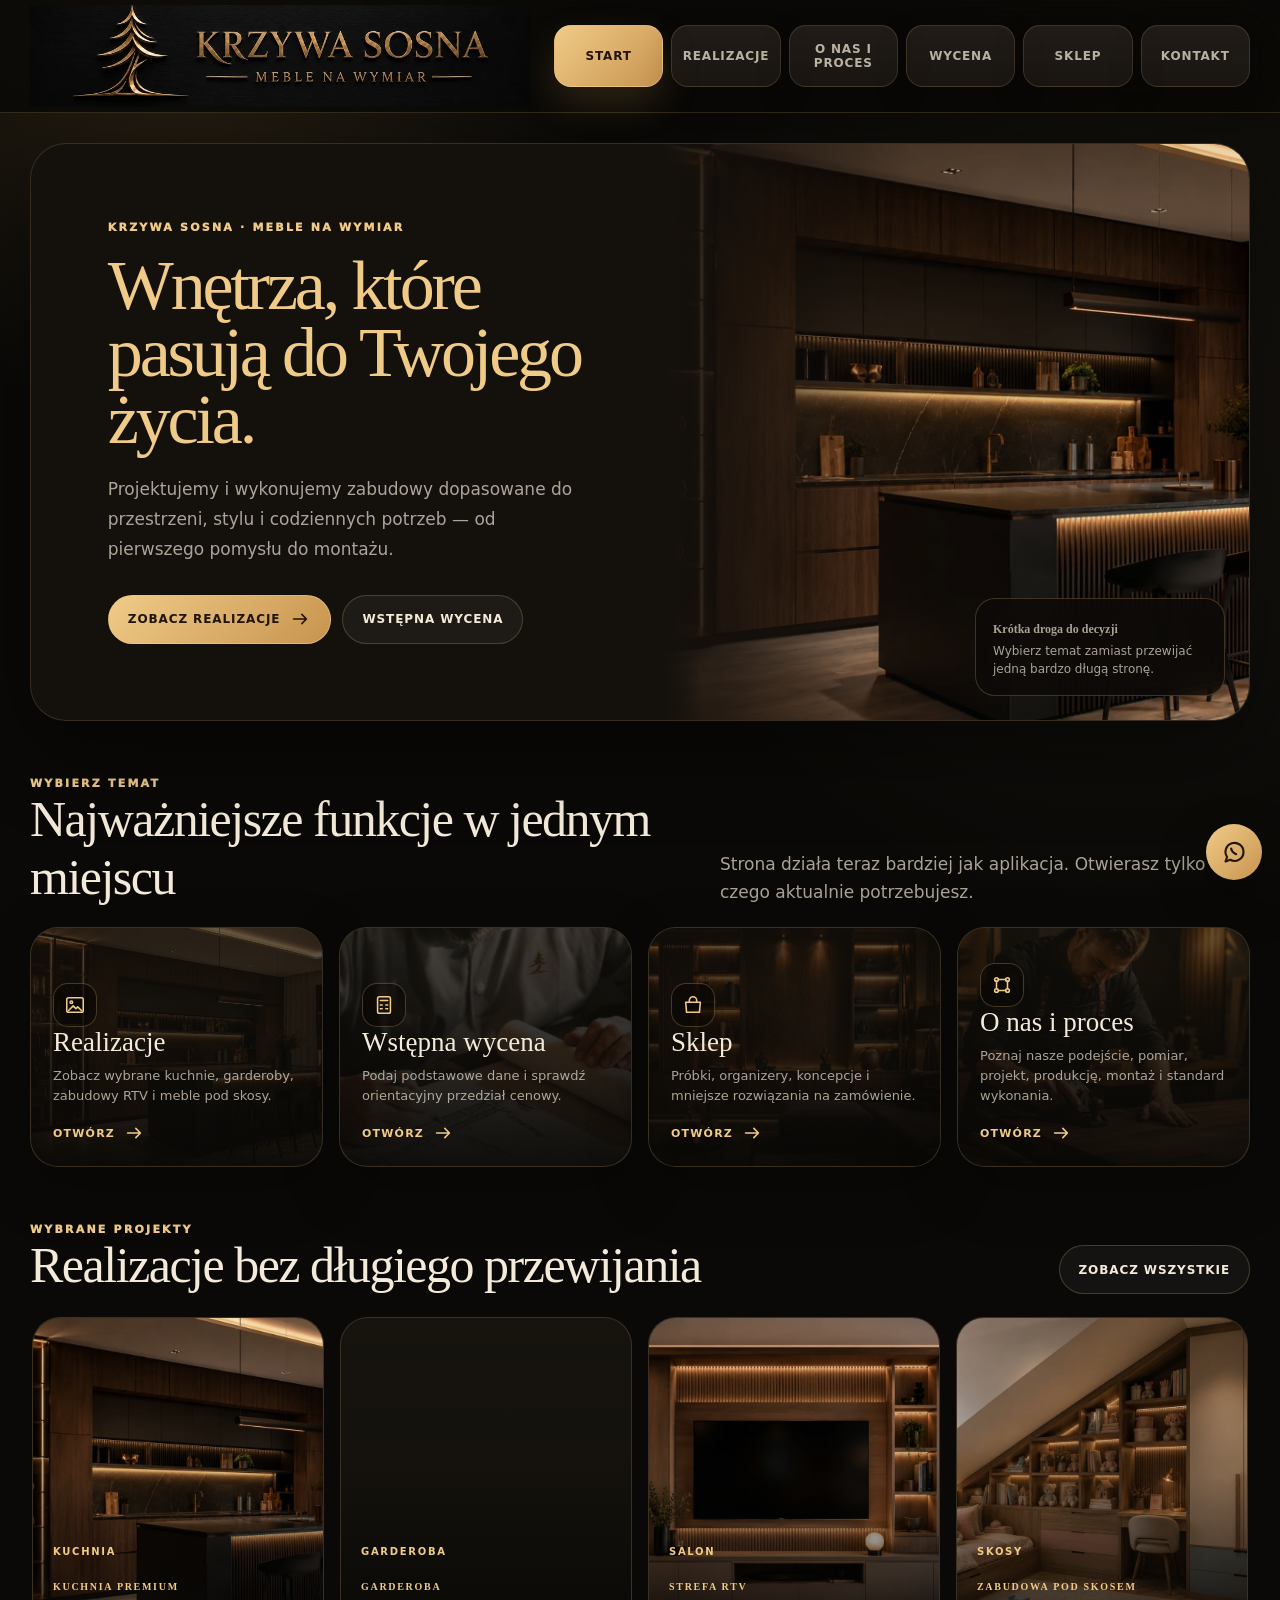
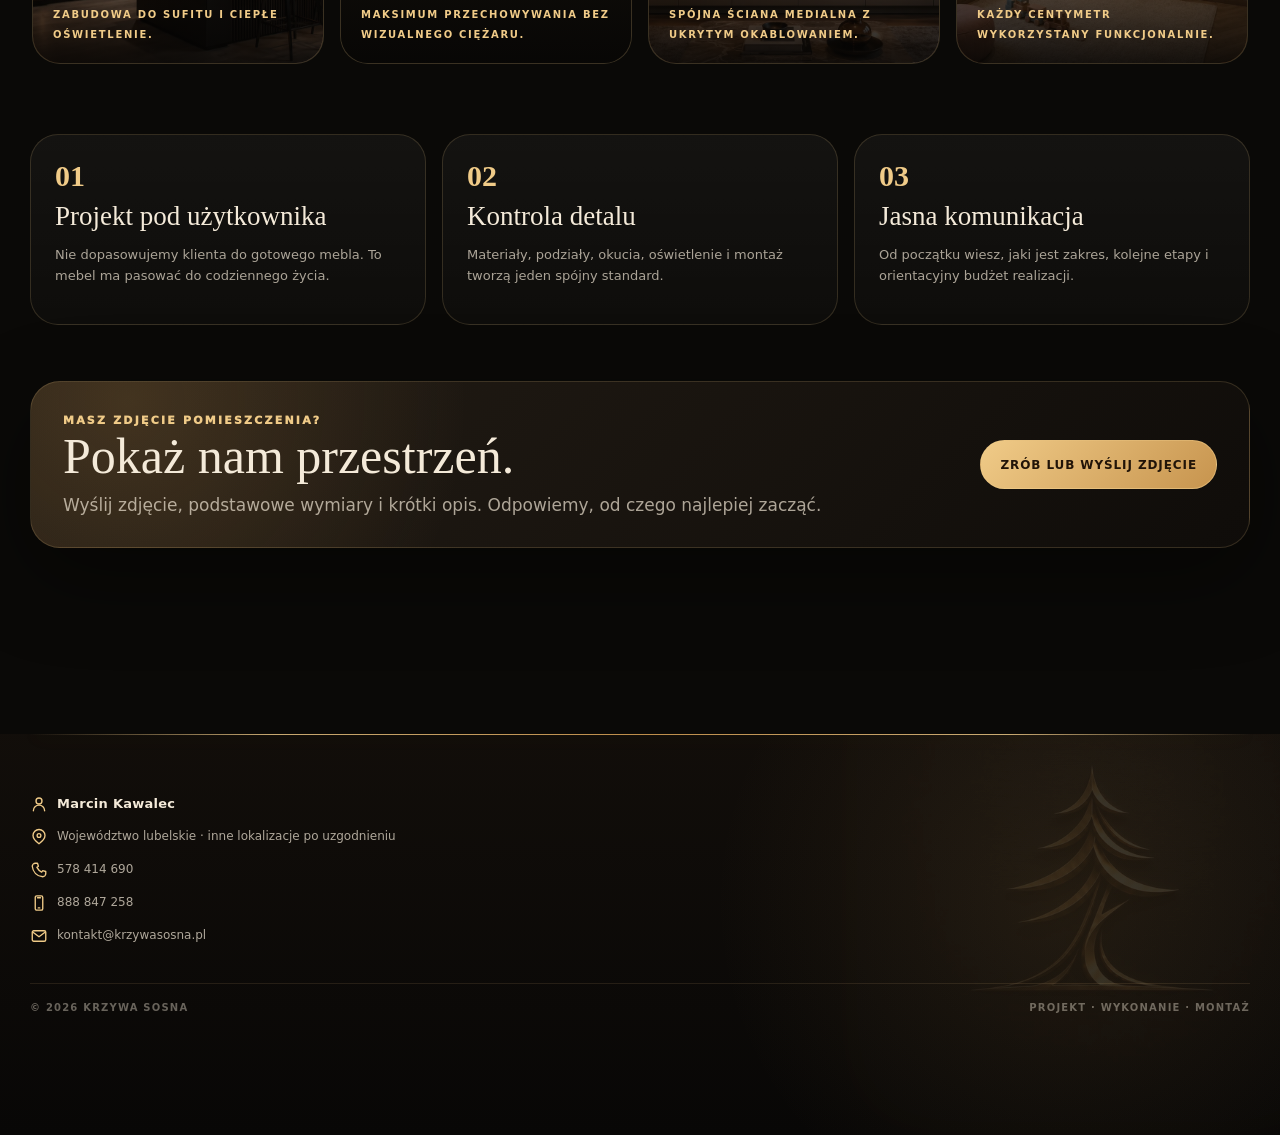
<file: index.html>
﻿<!DOCTYPE html>

<html lang="pl">
<head>
  <!-- Google tag (gtag.js) -->
  <script async src="https://www.googletagmanager.com/gtag/js?id=G-L148J2G3ZS"></script>
  <script>
    window.dataLayer = window.dataLayer || [];
    function gtag(){dataLayer.push(arguments);}
    gtag('js', new Date());

    gtag('config', 'G-L148J2G3ZS');
  </script>

<meta charset="utf-8"/>
<meta content="width=device-width, initial-scale=1" name="viewport"/>
<meta content="#0a0907" name="theme-color"/>
<title>Krzywa Sosna — meble na wymiar</title>
<meta content="Meble na wymiar, kuchnie, garderoby, zabudowy RTV i meble pod skosy w województwie lubelskim." name="description"/>
<link href="assets/css/site.css?v=20260713161650329" rel="stylesheet"/>
</head>
<body>
<header class="topbar">
<div class="shell topbar-row">
<a aria-label="Krzywa Sosna" class="logo-link" data-content-link-key="index.link.001" href="index.html">
<img alt="Krzywa Sosna — meble na wymiar" src="assets/branding/logo-poziome.webp" decoding="async"/>
</a>
<nav aria-label="Menu główne" class="desktop-nav"><a class="active" href="index.html">Start</a><a href="realizacje.html">Realizacje</a><a href="o-nas.html">O nas i proces</a><a href="wycena.html">Wycena</a><a href="krzywa_sosna_sklep.html">Sklep</a><a href="kontakt.html">Kontakt</a></nav>
</div>
</header>
<main class="page"><div class="shell">
<section class="hero reveal">
<div class="hero-copy">
<div class="eyebrow"><span data-content-key="index.text.001">Krzywa Sosna · meble na wymiar</span></div>
<h1><span data-content-key="index.text.002">Wnętrza, które pasują do</span><span><span data-content-key="index.text.003">Twojego życia.</span></span></h1>
<p><span data-content-key="index.text.004">Projektujemy i wykonujemy zabudowy dopasowane do przestrzeni, stylu i codziennych potrzeb — od pierwszego pomysłu do montażu.</span></p>
<div class="hero-actions">
<a class="btn primary" data-content-link-key="index.link.002" href="realizacje.html"><span data-content-key="index.text.005">Zobacz realizacje</span><svg aria-hidden="true" viewBox="0 0 24 24"><path d="M5 12h14m-5-5 5 5-5 5"></path></svg></a>
<a class="btn" data-content-link-key="index.link.003" href="wycena.html"><span data-content-key="index.text.006">Wstępna wycena</span></a>
</div>
</div>
<div class="hero-media"><img alt="Nowoczesna kuchnia na wymiar" data-content-image-key="index.image.001" src="assets/img/hero-kuchnia.webp" decoding="async" loading="eager" fetchpriority="high"/></div>
<div class="hero-chip"><strong><span data-content-key="index.text.007">Krótka droga do decyzji</span></strong><span><span data-content-key="index.text.008">Wybierz temat zamiast przewijać jedną bardzo długą stronę.</span></span></div>
</section>
<section class="section">
<div class="section-head"><div><div class="eyebrow"><span data-content-key="index.text.009">Wybierz temat</span></div><h2><span data-content-key="index.text.010">Najważniejsze funkcje w jednym miejscu</span></h2></div><p><span data-content-key="index.text.011">Strona działa teraz bardziej jak aplikacja. Otwierasz tylko to, czego aktualnie potrzebujesz.</span></p></div>
<div class="action-grid">
<a class="action-card reveal" data-content-link-key="index.link.004" href="realizacje.html">
<img alt="" data-content-image-key="index.image.002" src="assets/img/realizacja-kuchnia.webp" decoding="async" loading="lazy"/>
<div class="action-content">
<div class="action-icon"><svg aria-hidden="true" viewBox="0 0 24 24"><rect height="16" rx="2" width="18" x="3" y="4"></rect><circle cx="8" cy="9" r="1.4"></circle><path d="m5 18 5-5 3 3 2-2 4 4"></path></svg></div>
<h3><span data-content-key="index.text.012">Realizacje</span></h3><p><span data-content-key="index.text.013">Zobacz wybrane kuchnie, garderoby, zabudowy RTV i meble pod skosy.</span></p>
<span class="action-link"><span data-content-key="index.text.014">Otwórz</span><svg aria-hidden="true" viewBox="0 0 24 24"><path d="M5 12h14m-5-5 5 5-5 5"></path></svg></span>
</div>
</a>
<a class="action-card reveal" data-content-link-key="index.link.005" href="wycena.html">
<img alt="" data-content-image-key="index.image.003" src="assets/img/projektowanie.webp" decoding="async" loading="lazy"/>
<div class="action-content">
<div class="action-icon"><svg aria-hidden="true" viewBox="0 0 24 24"><rect height="18" rx="2" width="14" x="5" y="3"></rect><path d="M8 7h8M8 12h2m4 0h2M8 16h2m4 0h2"></path></svg></div>
<h3><span data-content-key="index.text.015">Wstępna wycena</span></h3><p><span data-content-key="index.text.016">Podaj podstawowe dane i sprawdź orientacyjny przedział cenowy.</span></p>
<span class="action-link"><span data-content-key="index.text.017">Otwórz</span><svg aria-hidden="true" viewBox="0 0 24 24"><path d="M5 12h14m-5-5 5 5-5 5"></path></svg></span>
</div>
</a>
<a class="action-card reveal" data-content-link-key="index.link.006" href="krzywa_sosna_sklep.html">
<img alt="" data-content-image-key="index.image.004" src="assets/img/wnetrze.webp" decoding="async" loading="lazy"/>
<div class="action-content">
<div class="action-icon"><svg aria-hidden="true" viewBox="0 0 24 24"><path d="M4 9h16l-1 11H5zM8 9V7a4 4 0 0 1 8 0v2"></path></svg></div>
<h3><span data-content-key="index.text.018">Sklep</span></h3><p><span data-content-key="index.text.019">Próbki, organizery, koncepcje i mniejsze rozwiązania na zamówienie.</span></p>
<span class="action-link"><span data-content-key="index.text.020">Otwórz</span><svg aria-hidden="true" viewBox="0 0 24 24"><path d="M5 12h14m-5-5 5 5-5 5"></path></svg></span>
</div>
</a>
<a class="action-card reveal" data-content-link-key="index.link.007" href="o-nas.html">
<img alt="" data-content-image-key="index.image.005" src="assets/img/warsztat.webp" decoding="async" loading="lazy"/>
<div class="action-content">
<div class="action-icon"><svg aria-hidden="true" viewBox="0 0 24 24"><circle cx="6" cy="6" r="2"></circle><circle cx="18" cy="6" r="2"></circle><circle cx="18" cy="18" r="2"></circle><circle cx="6" cy="18" r="2"></circle><path d="M8 6h8m2 2v8M16 18H8M6 16V8"></path></svg></div>
<h3><span data-content-key="index.text.021">O nas i proces</span></h3><p><span data-content-key="index.text.022">Poznaj nasze podejście, pomiar, projekt, produkcję, montaż i standard wykonania.</span></p>
<span class="action-link"><span data-content-key="index.text.023">Otwórz</span><svg aria-hidden="true" viewBox="0 0 24 24"><path d="M5 12h14m-5-5 5 5-5 5"></path></svg></span>
</div>
</a></div>
</section>
<section class="section">
<div class="section-head"><div><div class="eyebrow"><span data-content-key="index.text.024">Wybrane projekty</span></div><h2><span data-content-key="index.text.025">Realizacje bez długiego przewijania</span></h2></div><a class="btn" data-content-link-key="index.link.008" href="realizacje.html"><span data-content-key="index.text.026">Zobacz wszystkie</span></a></div>
<div class="rail">
<a class="project-card reveal" data-content-link-key="index.link.009" href="realizacje.html">
<img alt="Kuchnia premium" data-content-image-key="index.image.006" src="assets/img/realizacja-kuchnia.webp" decoding="async" loading="lazy"/>
<div class="project-caption"><span><span data-content-key="index.text.027">Kuchnia</span></span><h3><span data-content-key="index.text.028">Kuchnia premium</span></h3><p><span data-content-key="index.text.029">Zabudowa do sufitu i ciepłe oświetlenie.</span></p></div>
</a>
<a class="project-card reveal" data-content-link-key="index.link.010" href="realizacje.html">
<img alt="Garderoba" data-content-image-key="index.image.007" src="assets/img/realizacja-garderoba.webp" decoding="async" loading="lazy"/>
<div class="project-caption"><span><span data-content-key="index.text.030">Garderoba</span></span><h3><span data-content-key="index.text.031">Garderoba</span></h3><p><span data-content-key="index.text.032">Maksimum przechowywania bez wizualnego ciężaru.</span></p></div>
</a>
<a class="project-card reveal" data-content-link-key="index.link.011" href="realizacje.html">
<img alt="Strefa RTV" data-content-image-key="index.image.008" src="assets/img/realizacja-rtv.webp" decoding="async" loading="lazy"/>
<div class="project-caption"><span><span data-content-key="index.text.033">Salon</span></span><h3><span data-content-key="index.text.034">Strefa RTV</span></h3><p><span data-content-key="index.text.035">Spójna ściana medialna z ukrytym okablowaniem.</span></p></div>
</a>
<a class="project-card reveal" data-content-link-key="index.link.012" href="realizacje.html">
<img alt="Zabudowa pod skosem" data-content-image-key="index.image.009" src="assets/img/realizacja-skos.webp" decoding="async" loading="lazy"/>
<div class="project-caption"><span><span data-content-key="index.text.036">Skosy</span></span><h3><span data-content-key="index.text.037">Zabudowa pod skosem</span></h3><p><span data-content-key="index.text.038">Każdy centymetr wykorzystany funkcjonalnie.</span></p></div>
</a></div>
</section>
<section class="section">
<div class="trust-grid">
<article class="trust-card reveal"><strong><span data-content-key="index.text.039">01</span></strong><h3><span data-content-key="index.text.040">Projekt pod użytkownika</span></h3><p><span data-content-key="index.text.041">Nie dopasowujemy klienta do gotowego mebla. To mebel ma pasować do codziennego życia.</span></p></article>
<article class="trust-card reveal"><strong><span data-content-key="index.text.042">02</span></strong><h3><span data-content-key="index.text.043">Kontrola detalu</span></h3><p><span data-content-key="index.text.044">Materiały, podziały, okucia, oświetlenie i montaż tworzą jeden spójny standard.</span></p></article>
<article class="trust-card reveal"><strong><span data-content-key="index.text.045">03</span></strong><h3><span data-content-key="index.text.046">Jasna komunikacja</span></h3><p><span data-content-key="index.text.047">Od początku wiesz, jaki jest zakres, kolejne etapy i orientacyjny budżet realizacji.</span></p></article>
</div>
</section>
<section class="section cta-band reveal">
<div><div class="eyebrow"><span data-content-key="index.text.048">Masz zdjęcie pomieszczenia?</span></div><h2><span data-content-key="index.text.049">Pokaż nam przestrzeń.</span></h2><p><span data-content-key="index.text.050">Wyślij zdjęcie, podstawowe wymiary i krótki opis. Odpowiemy, od czego najlepiej zacząć.</span></p></div>
<a class="btn primary" data-content-link-key="index.link.013" href="kontakt.html#wyslij-zdjecie"><span data-content-key="index.text.051">Zrób lub wyślij zdjęcie</span></a>
</section>
</div></main>
<a aria-label="WhatsApp" class="whatsapp-float" data-content-link-key="index.link.014" data-setting-link="whatsapp" href="https://wa.me/48578414690?text=Dzie%C5%84%20dobry%2C%20pisz%C4%99%20ze%20strony%20Krzywa%20Sosna." target="_blank"><svg aria-hidden="true" viewBox="0 0 24 24"><path d="M20 11.5a8 8 0 0 1-11.8 7L4 20l1.4-4A8 8 0 1 1 20 11.5z"></path><path d="M9 8.5c.5 2.5 2 4 4.5 5"></path></svg></a>
<footer class="site-footer site-footer-premium footer-slogan-off" style="--ks-footer-watermark-opacity:0.12;--ks-footer-height:220px;--ks-footer-height-mobile:190px;--ks-footer-watermark-size:380px">
<div class="footer-accent-line" aria-hidden="true"></div>
<div class="shell footer-premium-stage">
<img class="footer-watermark" src="assets/branding/logo-sygnet.webp" alt="" aria-hidden="true" loading="lazy" decoding="async"/>
<div class="footer-main">
<div data-setting-area-block="true" class="footer-contact"><span class="footer-contact-item footer-owner"><span class="footer-contact-icon" aria-hidden="true"><svg aria-hidden="true" viewBox="0 0 24 24"><circle cx="12" cy="8" r="4"></circle><path d="M4.5 21a7.5 7.5 0 0 1 15 0"></path></svg></span><span>Marcin Kawalec</span></span><span class="footer-contact-item"><span class="footer-contact-icon" aria-hidden="true"><svg aria-hidden="true" viewBox="0 0 24 24"><path d="M20 10c0 5-8 11-8 11S4 15 4 10a8 8 0 1 1 16 0z"></path><circle cx="12" cy="10" r="2.5"></circle></svg></span><span>Wojew&#243;dztwo lubelskie &#183; inne lokalizacje po uzgodnieniu</span></span><a class="footer-contact-item footer-contact-link" href="tel:+48578414690" aria-label="Telefon gł&#243;wny: 578 414 690" title="Telefon gł&#243;wny"><span class="footer-contact-icon" aria-hidden="true"><svg aria-hidden="true" viewBox="0 0 24 24"><path d="M7 3h3l1.2 4-2 1.5a15 15 0 0 0 6.3 6.3l1.5-2L21 14v3c0 2-2 4-4 4C9.3 20.2 3.8 14.7 3 7c0-2 2-4 4-4z"></path></svg></span><span>578 414 690</span></a><a class="footer-contact-item footer-contact-link" href="tel:+48888847258" aria-label="Drugi numer telefonu: 888 847 258" title="Drugi numer telefonu"><span class="footer-contact-icon" aria-hidden="true"><svg aria-hidden="true" viewBox="0 0 24 24"><rect x="7" y="2.5" width="10" height="19" rx="2"></rect><path d="M10 5h4M11 18.5h2"></path></svg></span><span>888 847 258</span></a><a class="footer-contact-item footer-contact-link" href="mailto:kontakt@krzywasosna.pl" aria-label="Adres e-mail: kontakt@krzywasosna.pl" title="Adres e-mail"><span class="footer-contact-icon" aria-hidden="true"><svg aria-hidden="true" viewBox="0 0 24 24"><rect x="3" y="5" width="18" height="14" rx="2"></rect><path d="m4 7 8 6 8-6"></path></svg></span><span>kontakt@krzywasosna.pl</span></a></div>
</div>
<div class="footer-slogan"><span data-setting-footer-slogan></span></div>
<div class="footer-bottom">
<span>© <span data-current-year>2026</span> Krzywa Sosna</span>
<span>Projekt · wykonanie · montaż</span>
</div>
</div>
</footer>
<script src="site-settings.js?v=20260713161650329"></script><script src="site-content.js?v=20260713161650329"></script><script src="assets/js/content-engine.js?v=20260713161650329"></script><script src="assets/js/site.js?v=20260713161650329"></script>
<nav aria-label="Menu mobilne" class="bottom-nav"><a class="active" href="index.html"><svg aria-hidden="true" viewBox="0 0 24 24"><path d="M3 11.2 12 4l9 7.2v8.3a.5.5 0 0 1-.5.5H15v-6H9v6H3.5a.5.5 0 0 1-.5-.5z"></path></svg><span>Start</span></a><a class="" href="realizacje.html"><svg aria-hidden="true" viewBox="0 0 24 24"><rect height="16" rx="2" width="18" x="3" y="4"></rect><circle cx="8" cy="9" r="1.4"></circle><path d="m5 18 5-5 3 3 2-2 4 4"></path></svg><span>Realizacje</span></a><a class="" href="wycena.html"><svg aria-hidden="true" viewBox="0 0 24 24"><rect height="18" rx="2" width="14" x="5" y="3"></rect><path d="M8 7h8M8 12h2m4 0h2M8 16h2m4 0h2"></path></svg><span>Wycena</span></a><a class="" href="krzywa_sosna_sklep.html"><svg aria-hidden="true" viewBox="0 0 24 24"><path d="M4 9h16l-1 11H5zM8 9V7a4 4 0 0 1 8 0v2"></path></svg><span>Sklep</span></a><a class="" href="kontakt.html"><svg aria-hidden="true" viewBox="0 0 24 24"><path d="M7 3h3l1.2 4-2 1.5a15 15 0 0 0 6.3 6.3l1.5-2L21 14v3c0 2-2 4-4 4C9.3 20.2 3.8 14.7 3 7c0-2 2-4 4-4z"></path></svg><span>Kontakt</span></a></nav>
<script src="popups.js?v=20260713161650329"></script><script src="assets/js/popup-engine.js?v=20260713161650329"></script></body>
</html>
</file>
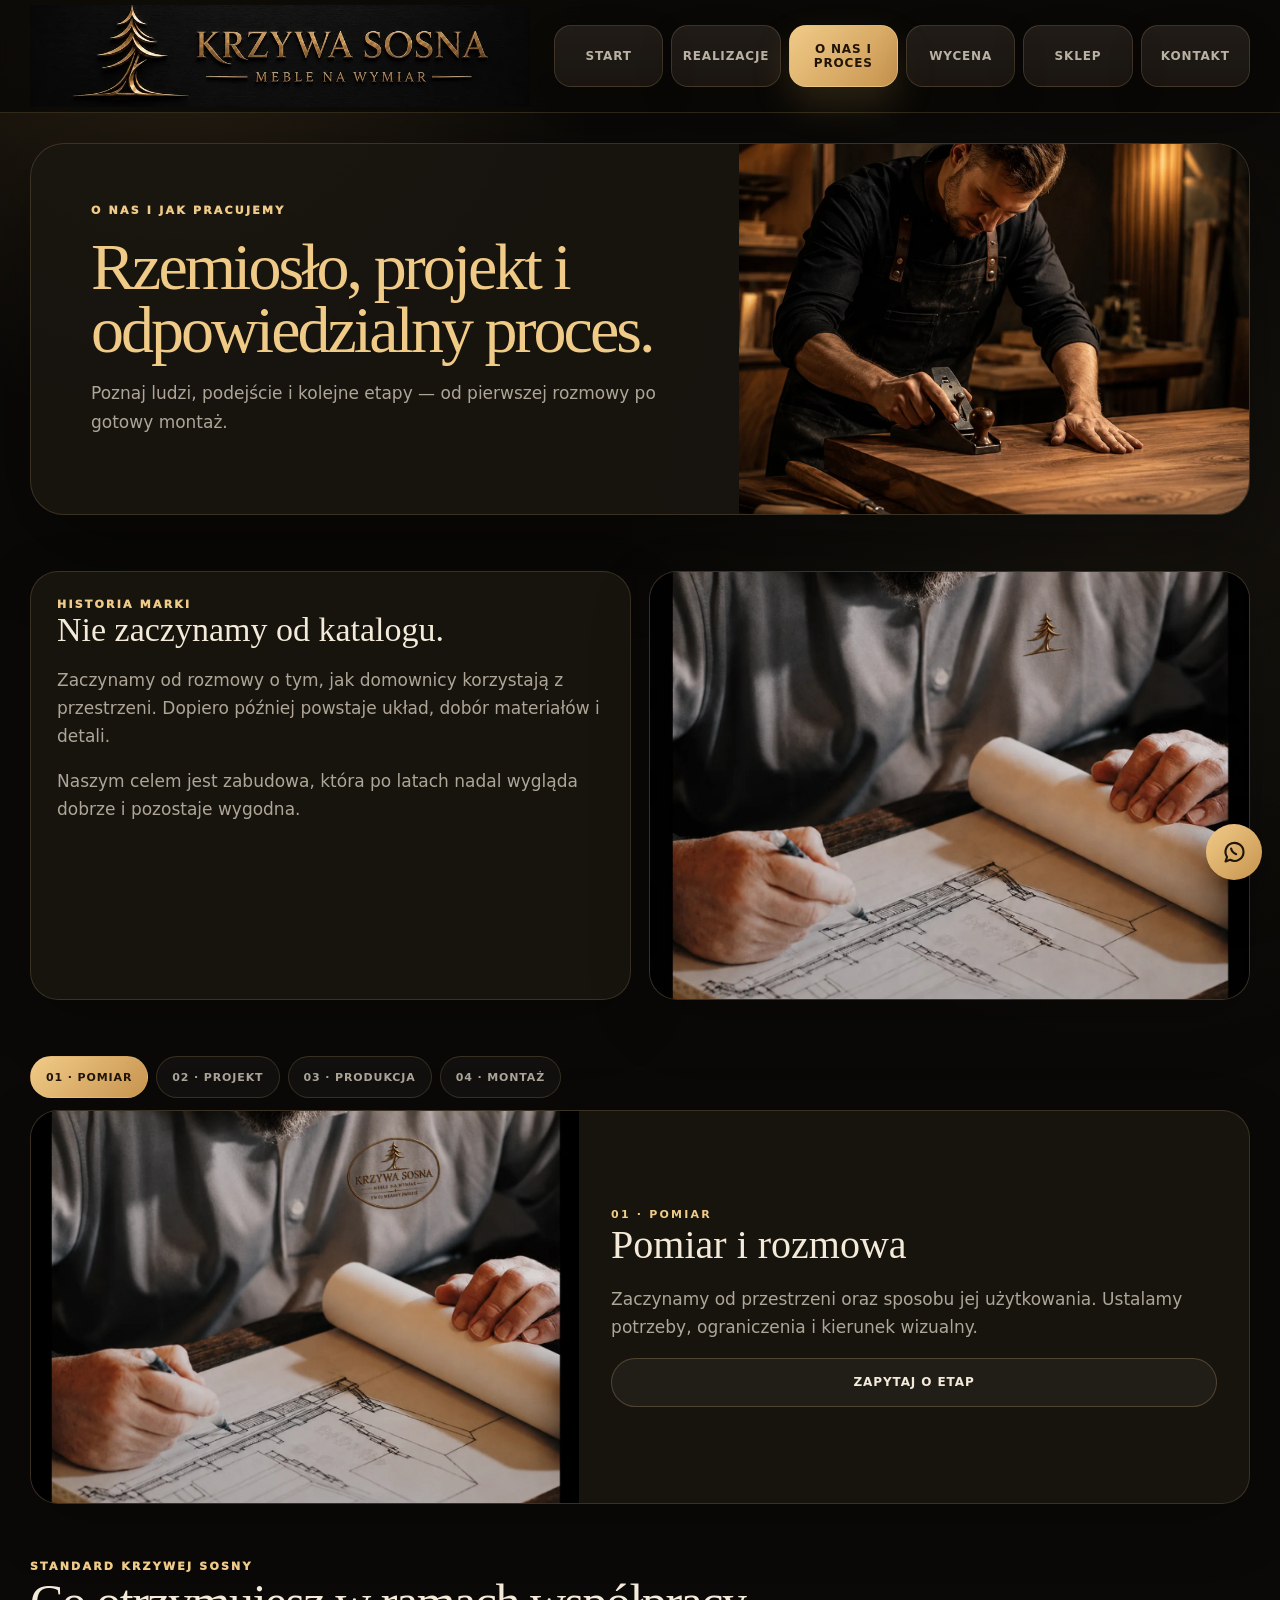
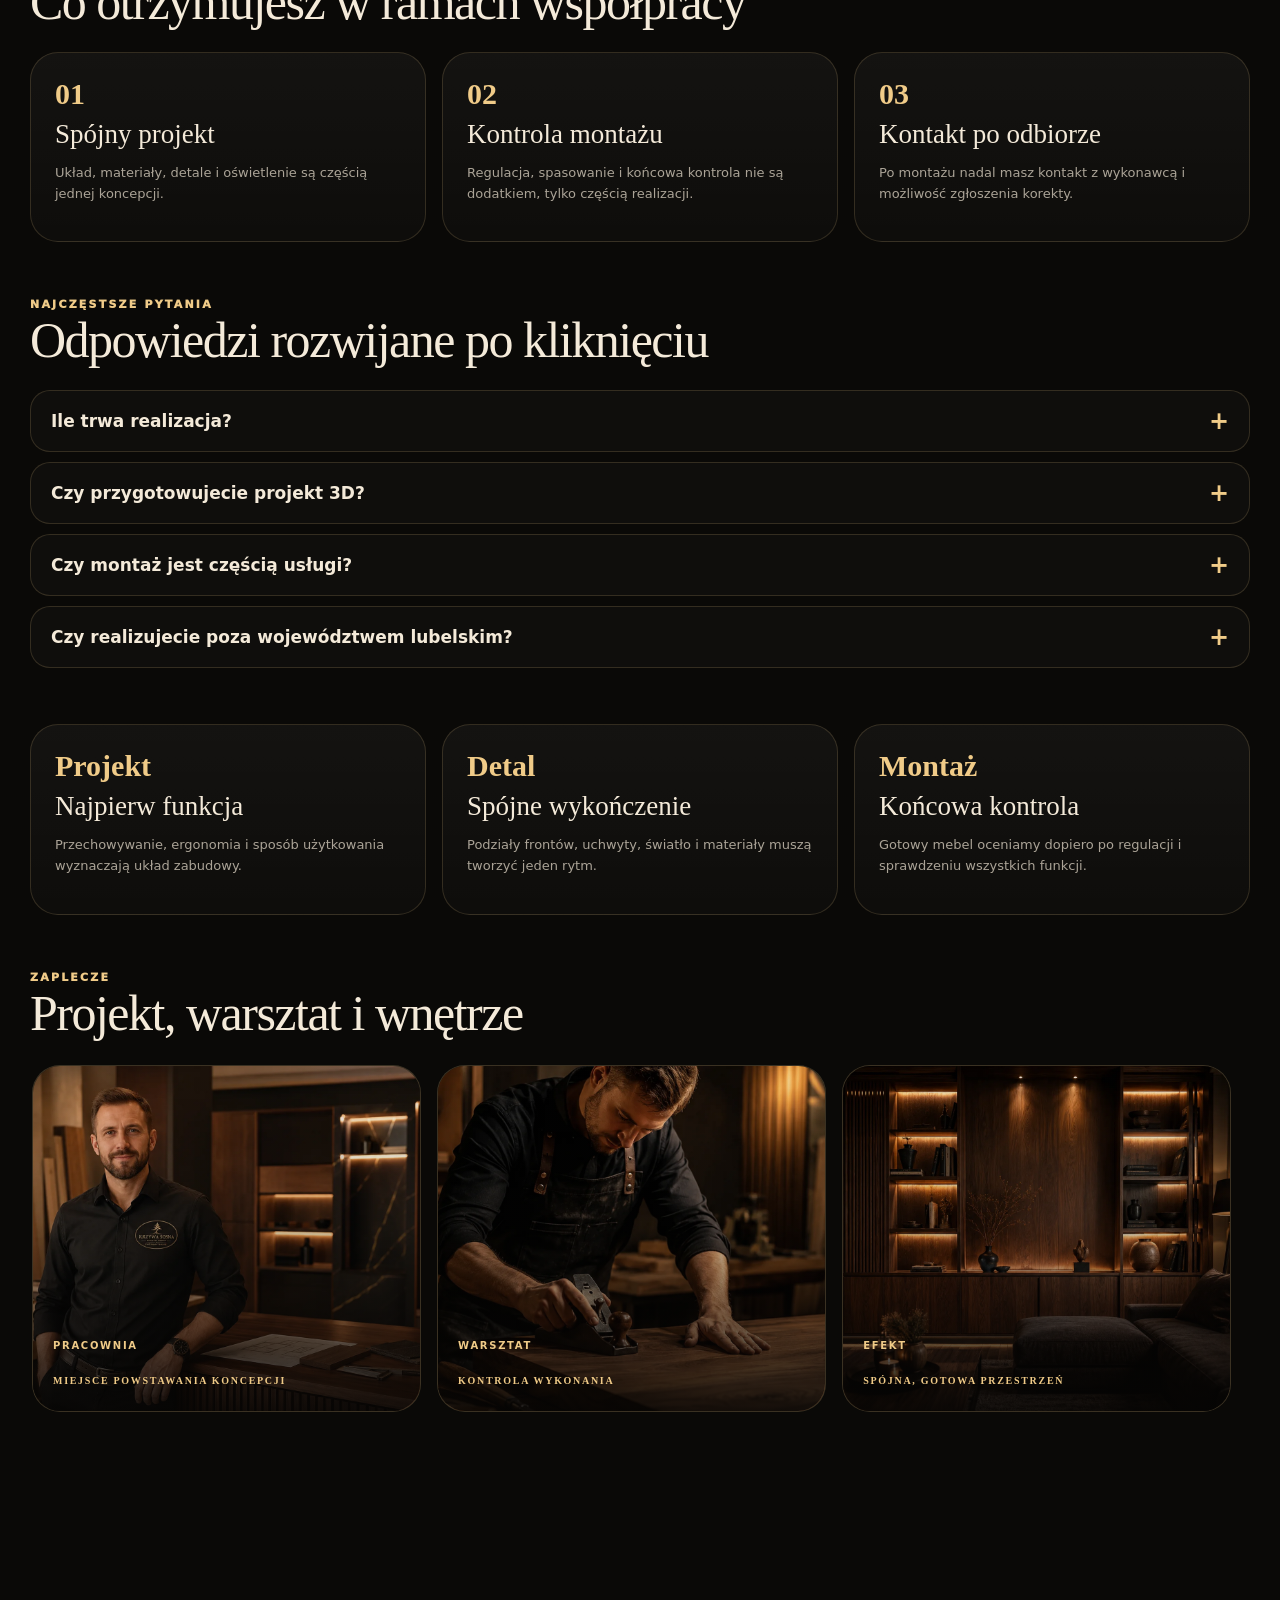
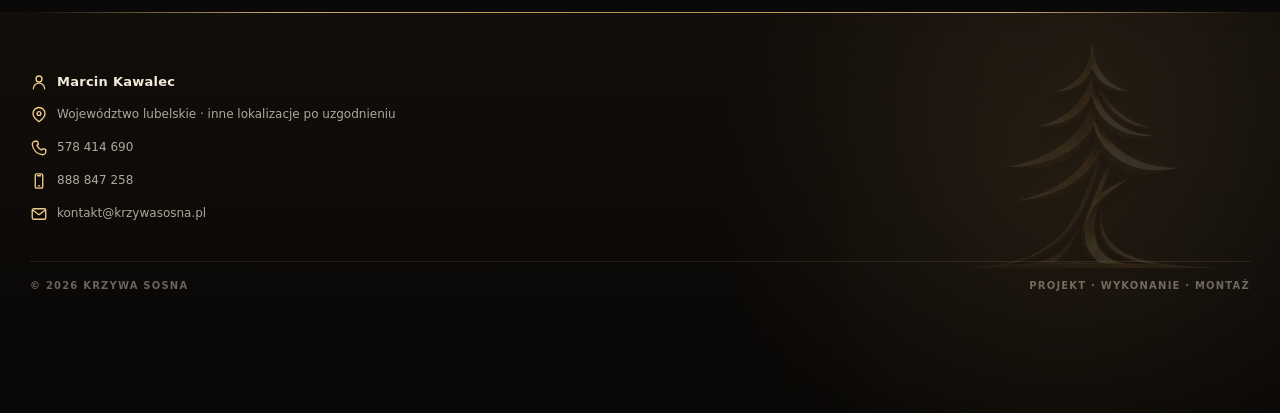
<file: o-nas.html>
﻿<!DOCTYPE html>

<html lang="pl">
<head>
  <!-- Google tag (gtag.js) -->
  <script async src="https://www.googletagmanager.com/gtag/js?id=G-L148J2G3ZS"></script>
  <script>
    window.dataLayer = window.dataLayer || [];
    function gtag(){dataLayer.push(arguments);}
    gtag('js', new Date());

    gtag('config', 'G-L148J2G3ZS');
  </script>

<meta charset="utf-8"/>
<meta content="width=device-width, initial-scale=1" name="viewport"/>
<meta content="#0a0907" name="theme-color"/>
<title>O nas i jak pracujemy — Krzywa Sosna</title>
<meta content="Poznaj Krzywą Sosnę, standard wykonania oraz proces realizacji mebli na wymiar." name="description"/>
<link href="assets/css/site.css?v=20260713161650329" rel="stylesheet"/>
</head>
<body>
<header class="topbar">
<div class="shell topbar-row">
<a aria-label="Krzywa Sosna" class="logo-link" data-content-link-key="o_nas.link.001" href="index.html">
<img alt="Krzywa Sosna — meble na wymiar" src="assets/branding/logo-poziome.webp" decoding="async"/>
</a>
<nav aria-label="Menu główne" class="desktop-nav"><a href="index.html">Start</a><a href="realizacje.html">Realizacje</a><a class="active" href="o-nas.html">O nas i proces</a><a href="wycena.html">Wycena</a><a href="krzywa_sosna_sklep.html">Sklep</a><a href="kontakt.html">Kontakt</a></nav>
</div>
</header>
<main class="page"><div class="shell"><section class="page-hero reveal">
<div class="page-hero-copy"><div class="eyebrow"><span data-content-key="o_nas.text.001">O nas i jak pracujemy</span></div><h1><span data-content-key="o_nas.text.002">Rzemiosło, projekt i</span><span><span data-content-key="o_nas.text.003">odpowiedzialny proces.</span></span></h1><p><span data-content-key="o_nas.text.004">Poznaj ludzi, podejście i kolejne etapy — od pierwszej rozmowy po gotowy montaż.</span></p></div>
<img alt="Praca w warsztacie" data-content-image-key="o_nas.image.001" src="assets/img/warsztat.webp" decoding="async" loading="eager" fetchpriority="high"/>
</section><section class="section dashboard-grid">
<article class="panel panel-pad reveal"><div class="eyebrow"><span data-content-key="o_nas.text.005">Historia marki</span></div><h2><span data-content-key="o_nas.text.006">Nie zaczynamy od katalogu.</span></h2><p><span data-content-key="o_nas.text.007">Zaczynamy od rozmowy o tym, jak domownicy korzystają z przestrzeni. Dopiero później powstaje układ, dobór materiałów i detali.</span></p><p><span data-content-key="o_nas.text.008">Naszym celem jest zabudowa, która po latach nadal wygląda dobrze i pozostaje wygodna.</span></p></article>
<div class="panel panel-image reveal"><img alt="Projektowanie wnętrza" data-content-image-key="o_nas.image.002" src="assets/img/projektowanie.webp" decoding="async" loading="lazy"/></div>
</section><section class="section">
<div class="tabs" data-tabs="processTabs"><button class="tab-btn active" data-tab="pomiar"><span data-content-key="o_nas.text.009">01 · Pomiar</span></button><button class="tab-btn" data-tab="projekt"><span data-content-key="o_nas.text.010">02 · Projekt</span></button><button class="tab-btn" data-tab="produkcja"><span data-content-key="o_nas.text.011">03 · Produkcja</span></button><button class="tab-btn" data-tab="montaz"><span data-content-key="o_nas.text.012">04 · Montaż</span></button></div>
<div class="panel" id="processTabs">
<div class="tab-pane active" data-tab-pane="pomiar">
<img alt="Pomiar i rozmowa" data-content-image-key="o_nas.image.003" src="assets/img/plany.webp" decoding="async" loading="lazy"/>
<div class="tab-copy"><div class="step-no"><span data-content-key="o_nas.text.013">01 · Pomiar</span></div><h2><span data-content-key="o_nas.text.014">Pomiar i rozmowa</span></h2><p><span data-content-key="o_nas.text.015">Zaczynamy od przestrzeni oraz sposobu jej użytkowania. Ustalamy potrzeby, ograniczenia i kierunek wizualny.</span></p><a class="btn" data-content-link-key="o_nas.link.002" href="kontakt.html"><span data-content-key="o_nas.text.016">Zapytaj o etap</span></a></div>
</div>
<div class="tab-pane" data-tab-pane="projekt">
<img alt="Projekt i materiały" data-content-image-key="o_nas.image.004" src="assets/img/projektowanie.webp" decoding="async" loading="lazy"/>
<div class="tab-copy"><div class="step-no"><span data-content-key="o_nas.text.017">02 · Projekt</span></div><h2><span data-content-key="o_nas.text.018">Projekt i materiały</span></h2><p><span data-content-key="o_nas.text.019">Budujemy układ, dobieramy fronty, blaty, okucia, oświetlenie i przygotowujemy czytelną koncepcję.</span></p><a class="btn" data-content-link-key="o_nas.link.003" href="kontakt.html"><span data-content-key="o_nas.text.020">Zapytaj o etap</span></a></div>
</div>
<div class="tab-pane" data-tab-pane="produkcja">
<img alt="Wykonanie elementów" data-content-image-key="o_nas.image.005" src="assets/img/warsztat.webp" decoding="async" loading="lazy"/>
<div class="tab-copy"><div class="step-no"><span data-content-key="o_nas.text.021">03 · Produkcja</span></div><h2><span data-content-key="o_nas.text.022">Wykonanie elementów</span></h2><p><span data-content-key="o_nas.text.023">Przygotowujemy elementy według zaakceptowanego projektu, kontrolując wymiary i jakość detali.</span></p><a class="btn" data-content-link-key="o_nas.link.004" href="kontakt.html"><span data-content-key="o_nas.text.024">Zapytaj o etap</span></a></div>
</div>
<div class="tab-pane" data-tab-pane="montaz">
<img alt="Montaż i odbiór" data-content-image-key="o_nas.image.006" src="assets/img/studio.webp" decoding="async" loading="lazy"/>
<div class="tab-copy"><div class="step-no"><span data-content-key="o_nas.text.025">04 · Montaż</span></div><h2><span data-content-key="o_nas.text.026">Montaż i odbiór</span></h2><p><span data-content-key="o_nas.text.027">Składamy zabudowę, regulujemy mechanizmy, sprawdzamy światło i przekazujemy gotową przestrzeń.</span></p><a class="btn" data-content-link-key="o_nas.link.005" href="kontakt.html"><span data-content-key="o_nas.text.028">Zapytaj o etap</span></a></div>
</div></div>
</section><section class="section">
<div class="section-head"><div><div class="eyebrow"><span data-content-key="o_nas.text.029">Standard Krzywej Sosny</span></div><h2><span data-content-key="o_nas.text.030">Co otrzymujesz w ramach współpracy</span></h2></div></div>
<div class="trust-grid">
<article class="trust-card"><strong><span data-content-key="o_nas.text.031">01</span></strong><h3><span data-content-key="o_nas.text.032">Spójny projekt</span></h3><p><span data-content-key="o_nas.text.033">Układ, materiały, detale i oświetlenie są częścią jednej koncepcji.</span></p></article>
<article class="trust-card"><strong><span data-content-key="o_nas.text.034">02</span></strong><h3><span data-content-key="o_nas.text.035">Kontrola montażu</span></h3><p><span data-content-key="o_nas.text.036">Regulacja, spasowanie i końcowa kontrola nie są dodatkiem, tylko częścią realizacji.</span></p></article>
<article class="trust-card"><strong><span data-content-key="o_nas.text.037">03</span></strong><h3><span data-content-key="o_nas.text.038">Kontakt po odbiorze</span></h3><p><span data-content-key="o_nas.text.039">Po montażu nadal masz kontakt z wykonawcą i możliwość zgłoszenia korekty.</span></p></article>
</div>
</section><section class="section" id="faq">
<div class="section-head"><div><div class="eyebrow"><span data-content-key="o_nas.text.040">Najczęstsze pytania</span></div><h2><span data-content-key="o_nas.text.041">Odpowiedzi rozwijane po kliknięciu</span></h2></div></div>
<div class="accordion" data-faq-list></div>
</section><section class="section">
<div class="trust-grid">
<article class="trust-card"><strong><span data-content-key="o_nas.text.050">Projekt</span></strong><h3><span data-content-key="o_nas.text.051">Najpierw funkcja</span></h3><p><span data-content-key="o_nas.text.052">Przechowywanie, ergonomia i sposób użytkowania wyznaczają układ zabudowy.</span></p></article>
<article class="trust-card"><strong><span data-content-key="o_nas.text.053">Detal</span></strong><h3><span data-content-key="o_nas.text.054">Spójne wykończenie</span></h3><p><span data-content-key="o_nas.text.055">Podziały frontów, uchwyty, światło i materiały muszą tworzyć jeden rytm.</span></p></article>
<article class="trust-card"><strong><span data-content-key="o_nas.text.056">Montaż</span></strong><h3><span data-content-key="o_nas.text.057">Końcowa kontrola</span></h3><p><span data-content-key="o_nas.text.058">Gotowy mebel oceniamy dopiero po regulacji i sprawdzeniu wszystkich funkcji.</span></p></article>
</div>
</section><section class="section">
<div class="section-head"><div><div class="eyebrow"><span data-content-key="o_nas.text.059">Zaplecze</span></div><h2><span data-content-key="o_nas.text.060">Projekt, warsztat i wnętrze</span></h2></div></div>
<div class="rail">
<div class="project-card"><img alt="Pracownia" data-content-image-key="o_nas.image.007" src="assets/img/studio.webp" decoding="async" loading="lazy"/><div class="project-caption"><span><span data-content-key="o_nas.text.061">Pracownia</span></span><h3><span data-content-key="o_nas.text.062">Miejsce powstawania koncepcji</span></h3></div></div>
<div class="project-card"><img alt="Warsztat" data-content-image-key="o_nas.image.008" src="assets/img/warsztat.webp" decoding="async" loading="lazy"/><div class="project-caption"><span><span data-content-key="o_nas.text.063">Warsztat</span></span><h3><span data-content-key="o_nas.text.064">Kontrola wykonania</span></h3></div></div>
<div class="project-card"><img alt="Wnętrze" data-content-image-key="o_nas.image.009" src="assets/img/wnetrze.webp" decoding="async" loading="lazy"/><div class="project-caption"><span><span data-content-key="o_nas.text.065">Efekt</span></span><h3><span data-content-key="o_nas.text.066">Spójna, gotowa przestrzeń</span></h3></div></div>
</div>
</section></div></main>
<a aria-label="WhatsApp" class="whatsapp-float" data-content-link-key="o_nas.link.006" data-setting-link="whatsapp" href="https://wa.me/48578414690?text=Dzie%C5%84%20dobry%2C%20pisz%C4%99%20ze%20strony%20Krzywa%20Sosna." target="_blank"><svg aria-hidden="true" viewBox="0 0 24 24"><path d="M20 11.5a8 8 0 0 1-11.8 7L4 20l1.4-4A8 8 0 1 1 20 11.5z"></path><path d="M9 8.5c.5 2.5 2 4 4.5 5"></path></svg></a>
<footer class="site-footer site-footer-premium footer-slogan-off" style="--ks-footer-watermark-opacity:0.12;--ks-footer-height:220px;--ks-footer-height-mobile:190px;--ks-footer-watermark-size:380px">
<div class="footer-accent-line" aria-hidden="true"></div>
<div class="shell footer-premium-stage">
<img class="footer-watermark" src="assets/branding/logo-sygnet.webp" alt="" aria-hidden="true" loading="lazy" decoding="async"/>
<div class="footer-main">
<div data-setting-area-block="true" class="footer-contact"><span class="footer-contact-item footer-owner"><span class="footer-contact-icon" aria-hidden="true"><svg aria-hidden="true" viewBox="0 0 24 24"><circle cx="12" cy="8" r="4"></circle><path d="M4.5 21a7.5 7.5 0 0 1 15 0"></path></svg></span><span>Marcin Kawalec</span></span><span class="footer-contact-item"><span class="footer-contact-icon" aria-hidden="true"><svg aria-hidden="true" viewBox="0 0 24 24"><path d="M20 10c0 5-8 11-8 11S4 15 4 10a8 8 0 1 1 16 0z"></path><circle cx="12" cy="10" r="2.5"></circle></svg></span><span>Wojew&#243;dztwo lubelskie &#183; inne lokalizacje po uzgodnieniu</span></span><a class="footer-contact-item footer-contact-link" href="tel:+48578414690" aria-label="Telefon gł&#243;wny: 578 414 690" title="Telefon gł&#243;wny"><span class="footer-contact-icon" aria-hidden="true"><svg aria-hidden="true" viewBox="0 0 24 24"><path d="M7 3h3l1.2 4-2 1.5a15 15 0 0 0 6.3 6.3l1.5-2L21 14v3c0 2-2 4-4 4C9.3 20.2 3.8 14.7 3 7c0-2 2-4 4-4z"></path></svg></span><span>578 414 690</span></a><a class="footer-contact-item footer-contact-link" href="tel:+48888847258" aria-label="Drugi numer telefonu: 888 847 258" title="Drugi numer telefonu"><span class="footer-contact-icon" aria-hidden="true"><svg aria-hidden="true" viewBox="0 0 24 24"><rect x="7" y="2.5" width="10" height="19" rx="2"></rect><path d="M10 5h4M11 18.5h2"></path></svg></span><span>888 847 258</span></a><a class="footer-contact-item footer-contact-link" href="mailto:kontakt@krzywasosna.pl" aria-label="Adres e-mail: kontakt@krzywasosna.pl" title="Adres e-mail"><span class="footer-contact-icon" aria-hidden="true"><svg aria-hidden="true" viewBox="0 0 24 24"><rect x="3" y="5" width="18" height="14" rx="2"></rect><path d="m4 7 8 6 8-6"></path></svg></span><span>kontakt@krzywasosna.pl</span></a></div>
</div>
<div class="footer-slogan"><span data-setting-footer-slogan></span></div>
<div class="footer-bottom">
<span>© <span data-current-year>2026</span> Krzywa Sosna</span>
<span>Projekt · wykonanie · montaż</span>
</div>
</div>
</footer>
<script src="site-settings.js?v=20260713161650329"></script><script src="site-content.js?v=20260713161650329"></script><script src="assets/js/content-engine.js?v=20260713161650329"></script><script src="faqs.js?v=20260713161650329"></script><script src="assets/js/faq-engine.js?v=20260713161650329"></script><script src="assets/js/site.js?v=20260713161650329"></script>
<nav aria-label="Menu mobilne" class="bottom-nav"><a class="" href="index.html"><svg aria-hidden="true" viewBox="0 0 24 24"><path d="M3 11.2 12 4l9 7.2v8.3a.5.5 0 0 1-.5.5H15v-6H9v6H3.5a.5.5 0 0 1-.5-.5z"></path></svg><span>Start</span></a><a class="" href="realizacje.html"><svg aria-hidden="true" viewBox="0 0 24 24"><rect height="16" rx="2" width="18" x="3" y="4"></rect><circle cx="8" cy="9" r="1.4"></circle><path d="m5 18 5-5 3 3 2-2 4 4"></path></svg><span>Realizacje</span></a><a class="" href="wycena.html"><svg aria-hidden="true" viewBox="0 0 24 24"><rect height="18" rx="2" width="14" x="5" y="3"></rect><path d="M8 7h8M8 12h2m4 0h2M8 16h2m4 0h2"></path></svg><span>Wycena</span></a><a class="" href="krzywa_sosna_sklep.html"><svg aria-hidden="true" viewBox="0 0 24 24"><path d="M4 9h16l-1 11H5zM8 9V7a4 4 0 0 1 8 0v2"></path></svg><span>Sklep</span></a><a class="" href="kontakt.html"><svg aria-hidden="true" viewBox="0 0 24 24"><path d="M7 3h3l1.2 4-2 1.5a15 15 0 0 0 6.3 6.3l1.5-2L21 14v3c0 2-2 4-4 4C9.3 20.2 3.8 14.7 3 7c0-2 2-4 4-4z"></path></svg><span>Kontakt</span></a></nav>
<script src="popups.js?v=20260713161650329"></script><script src="assets/js/popup-engine.js?v=20260713161650329"></script></body>
</html>
</file>
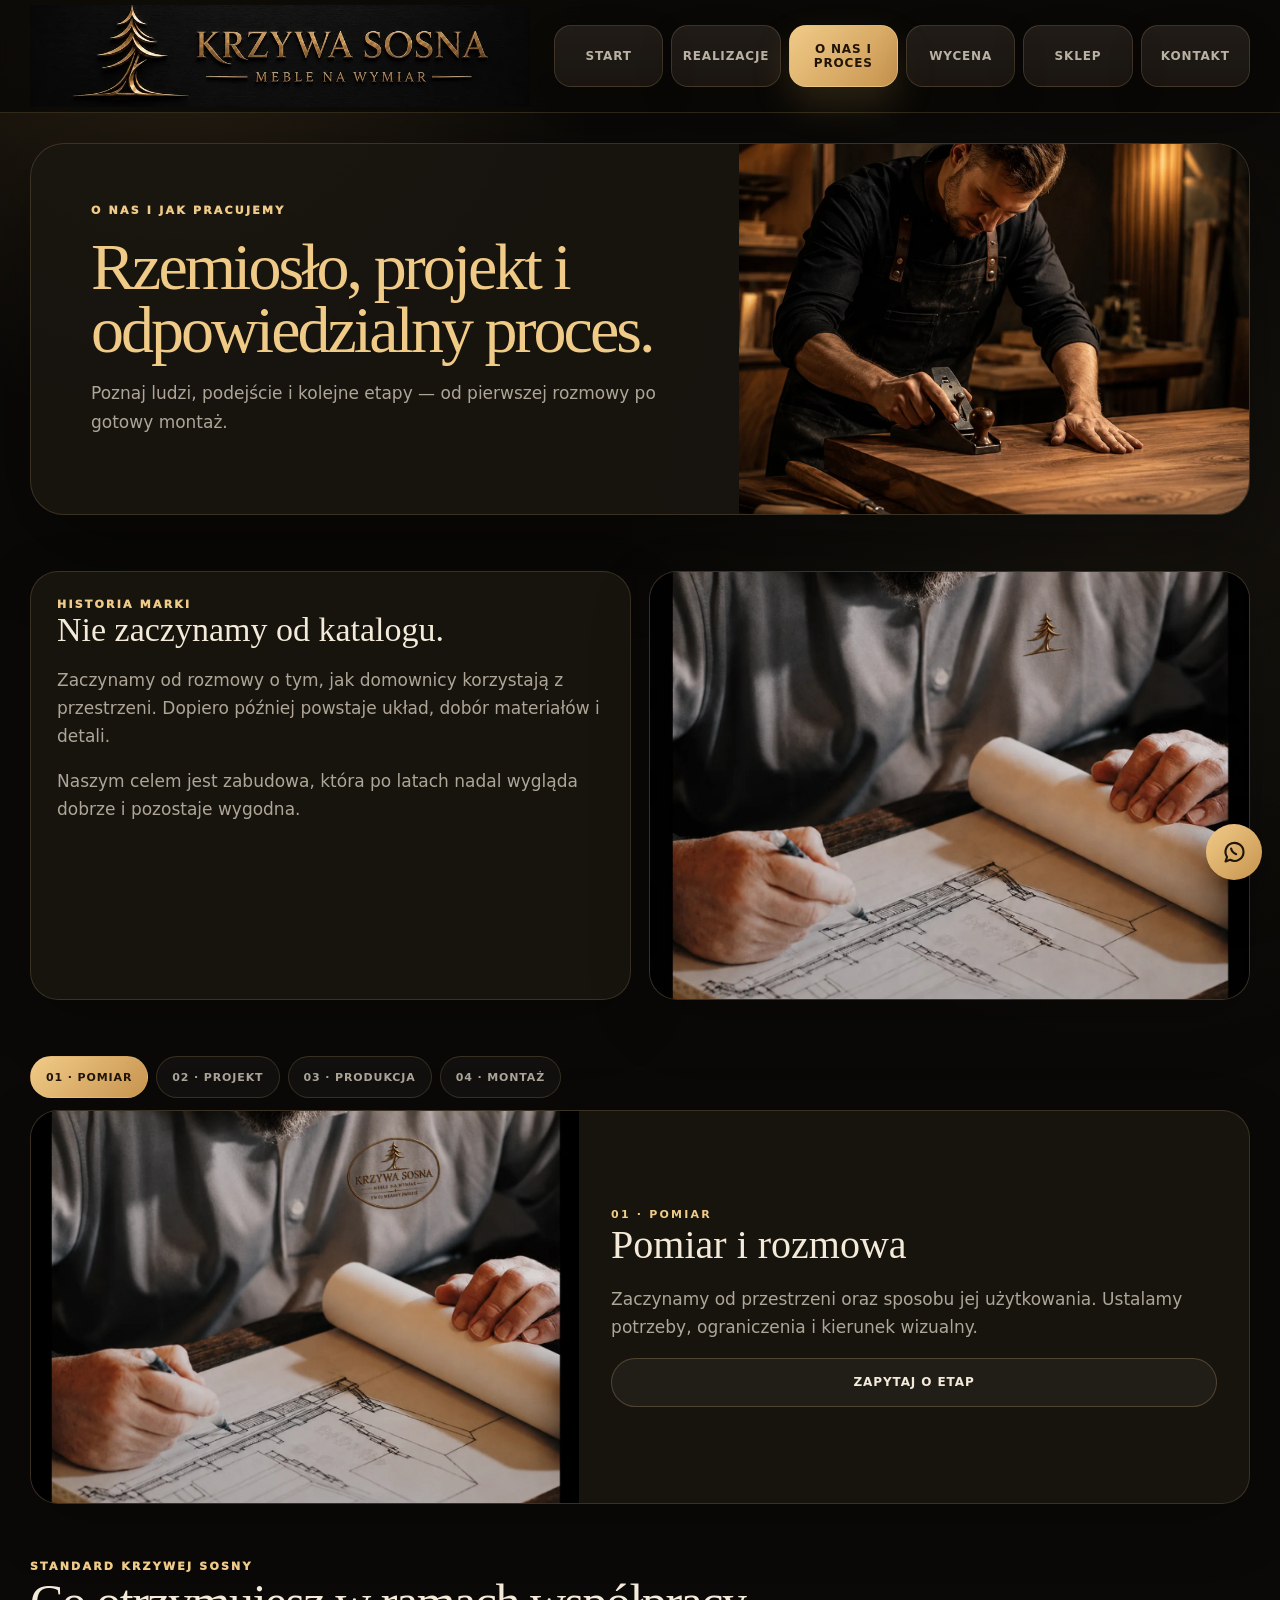
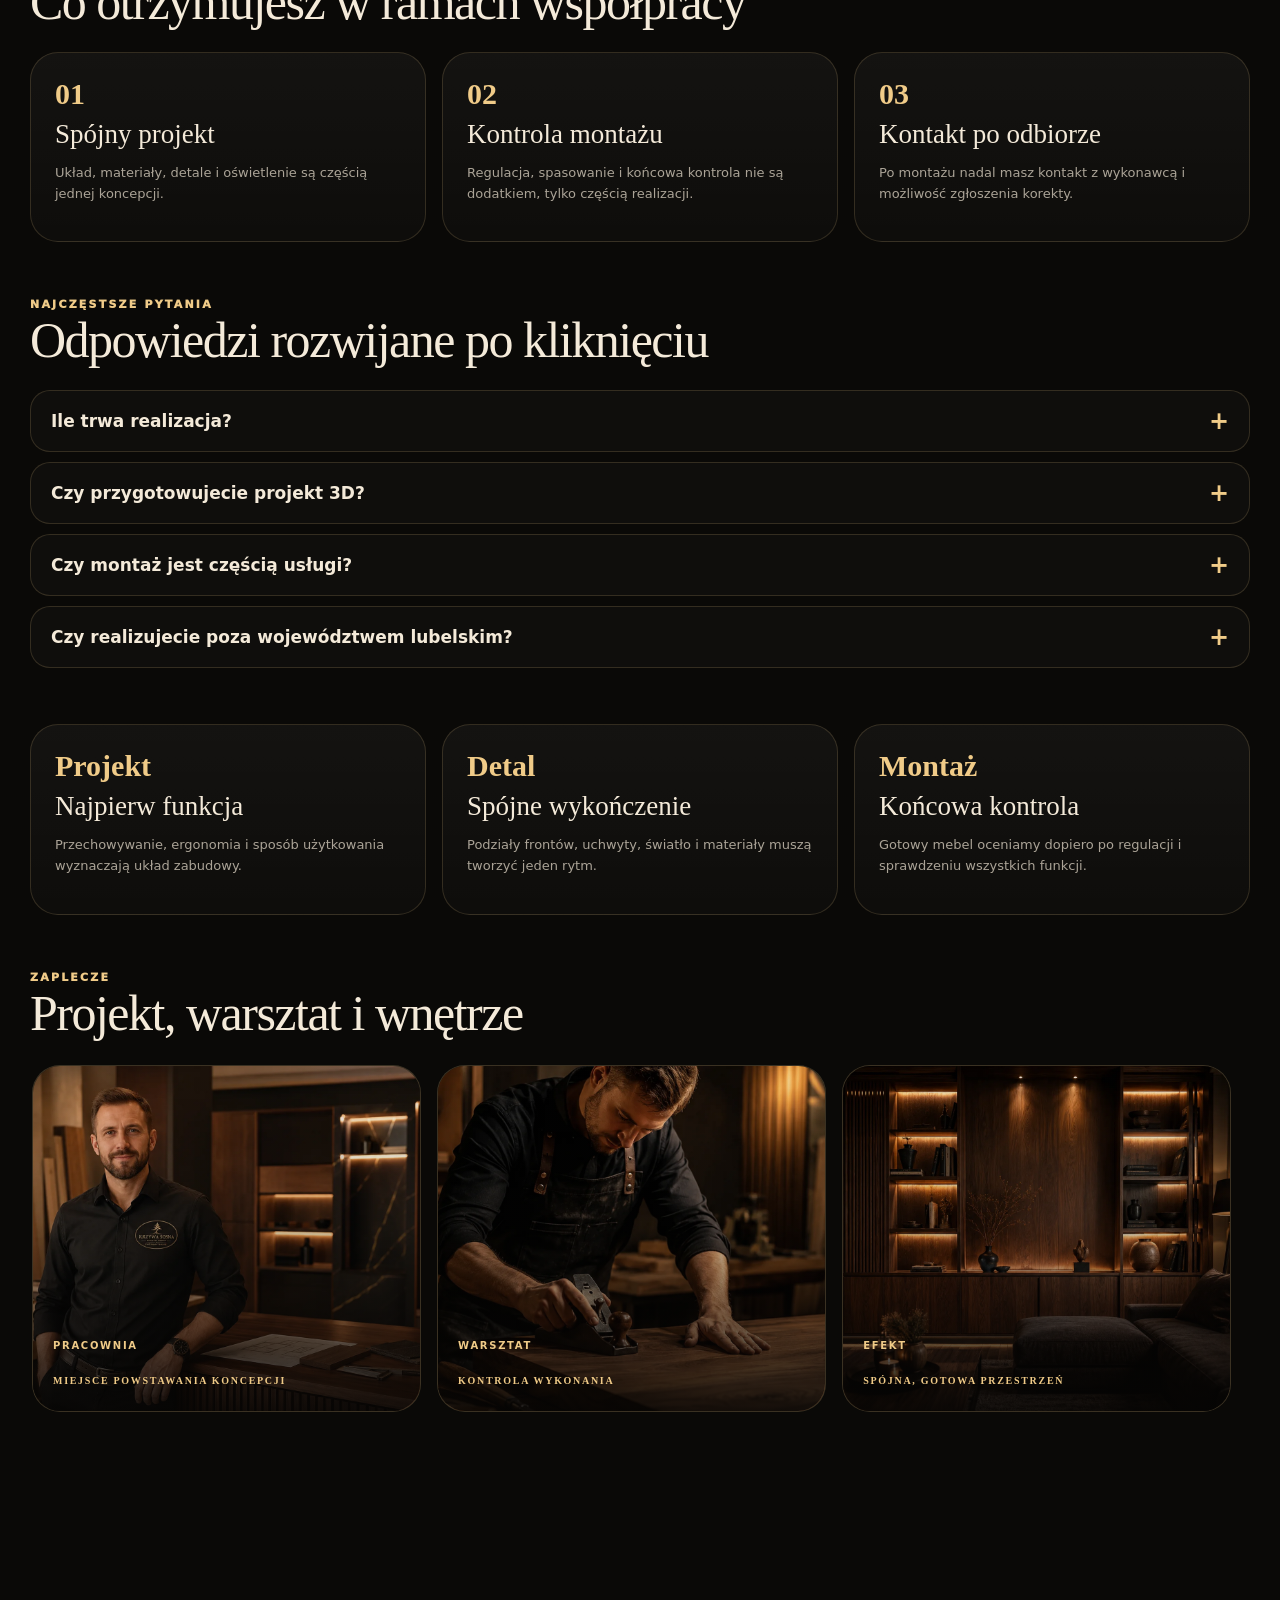
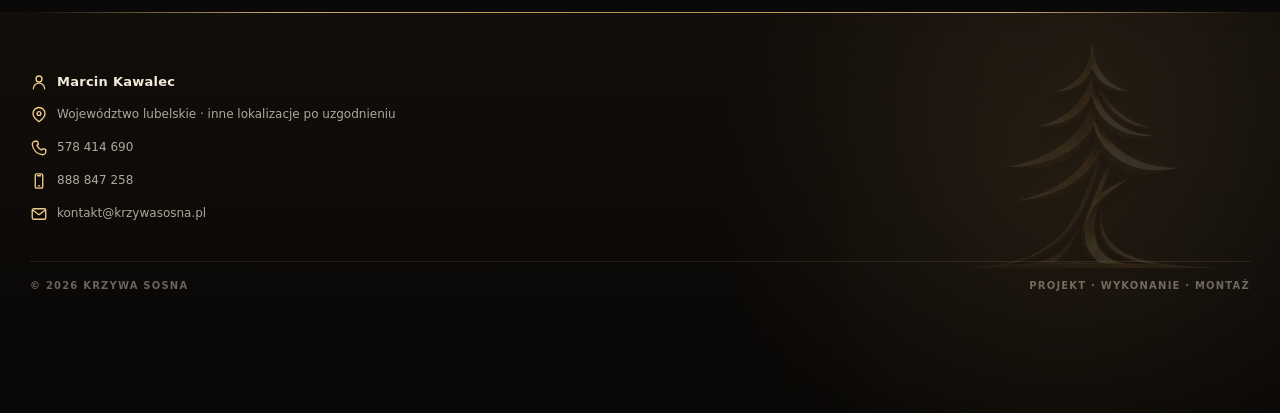
<file: proces.html>
﻿<!doctype html><html lang="pl"><head>
  <!-- Google tag (gtag.js) -->
  <script async src="https://www.googletagmanager.com/gtag/js?id=G-L148J2G3ZS"></script>
  <script>
    window.dataLayer = window.dataLayer || [];
    function gtag(){dataLayer.push(arguments);}
    gtag('js', new Date());

    gtag('config', 'G-L148J2G3ZS');
  </script>
<meta charset="utf-8"><meta name="viewport" content="width=device-width,initial-scale=1"><meta http-equiv="refresh" content="0; url=o-nas.html"><title>Przekierowanie — Krzywa Sosna</title><script>location.replace("o-nas.html");</script></head><body><a href="o-nas.html">Przejdź do strony O nas i jak pracujemy</a><script src="popups.js?v=20260713161650329"></script><script src="assets/js/popup-engine.js?v=20260713161650329"></script></body></html>
</file>
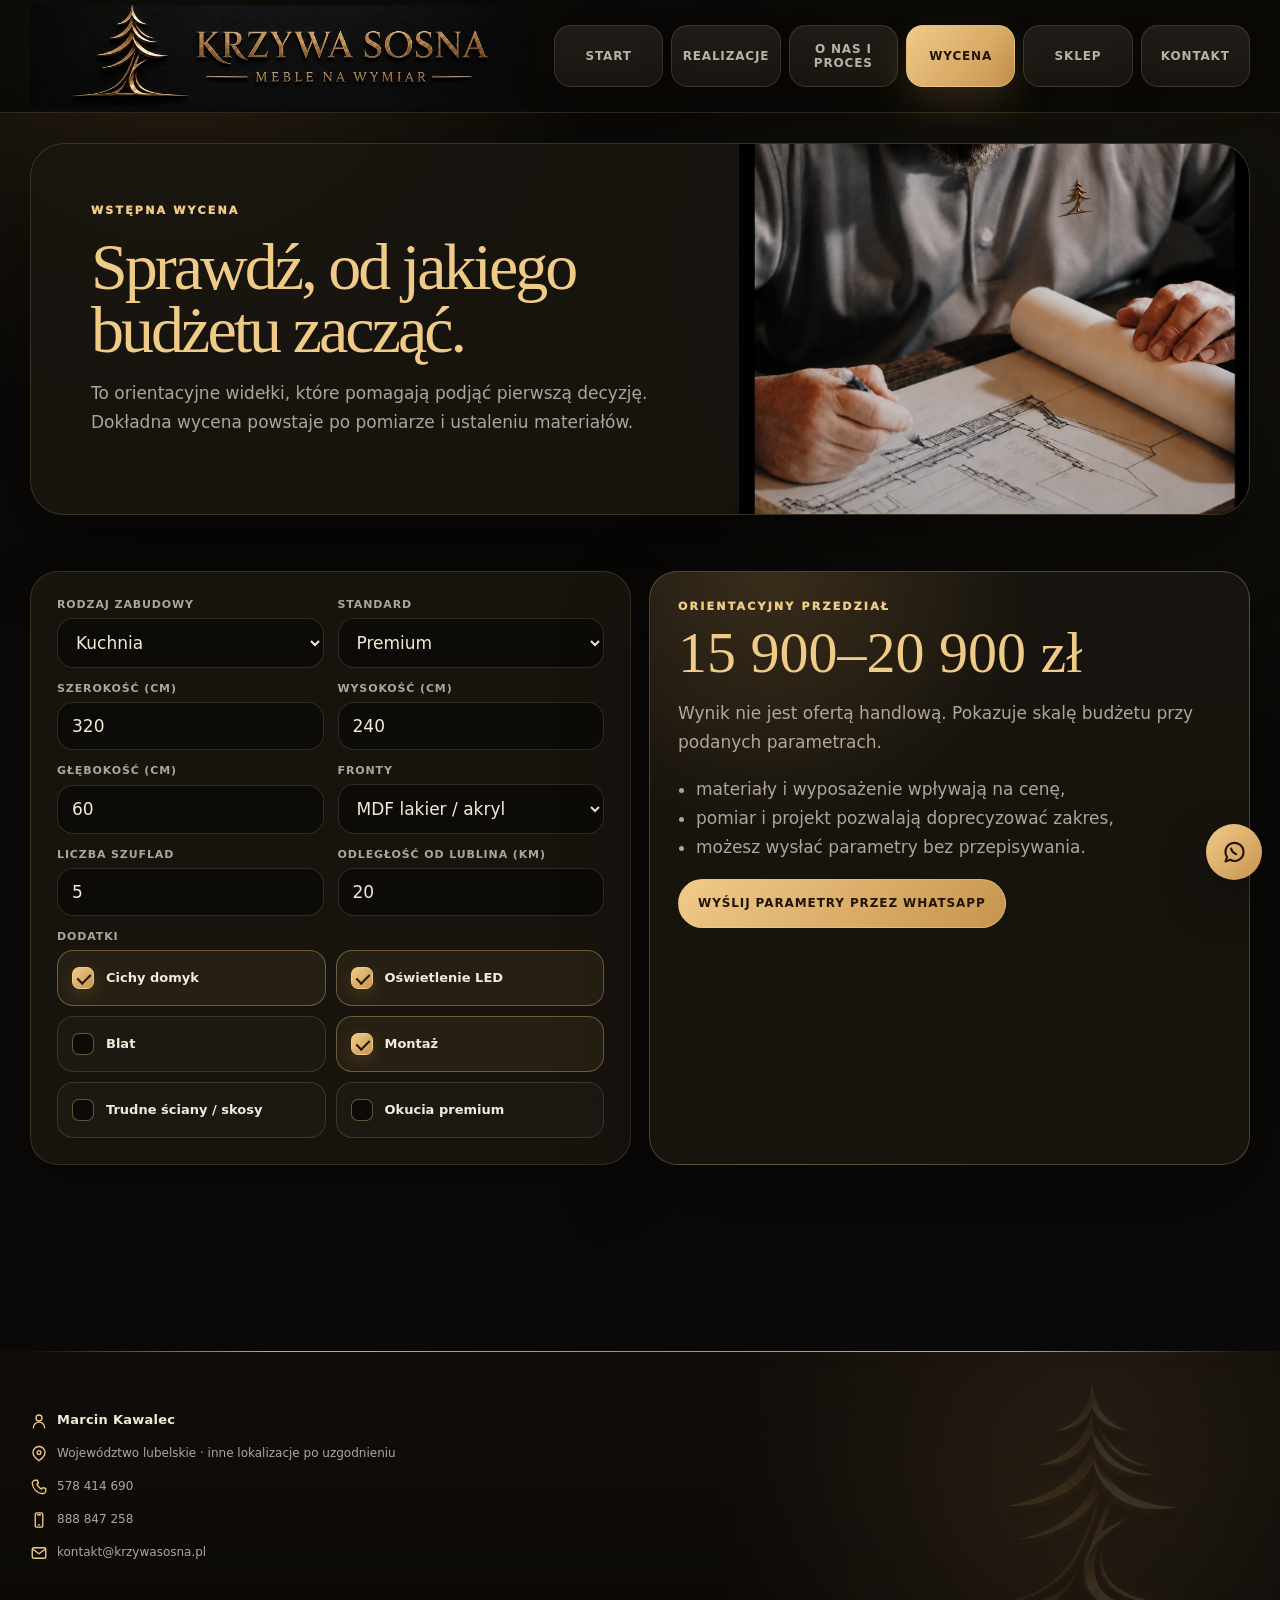
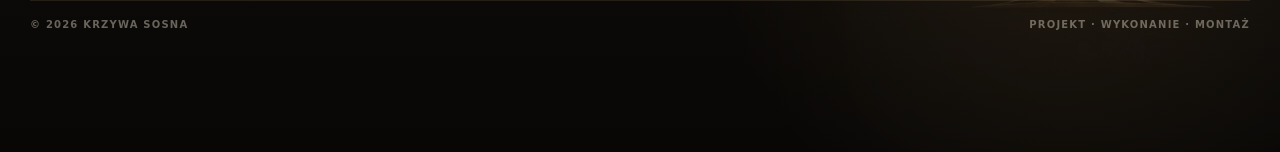
<file: wycena.html>
﻿<!DOCTYPE html>

<html lang="pl">
<head>
  <!-- Google tag (gtag.js) -->
  <script async src="https://www.googletagmanager.com/gtag/js?id=G-L148J2G3ZS"></script>
  <script>
    window.dataLayer = window.dataLayer || [];
    function gtag(){dataLayer.push(arguments);}
    gtag('js', new Date());

    gtag('config', 'G-L148J2G3ZS');
  </script>

<meta charset="utf-8"/>
<meta content="width=device-width, initial-scale=1" name="viewport"/>
<meta content="#0a0907" name="theme-color"/>
<title>Wstępna wycena — Krzywa Sosna</title>
<meta content="Kalkulator orientacyjnej wyceny mebli na wymiar." name="description"/>
<link href="assets/css/site.css?v=20260713161650329" rel="stylesheet"/>
</head>
<body>
<header class="topbar">
<div class="shell topbar-row">
<a aria-label="Krzywa Sosna" class="logo-link" data-content-link-key="wycena.link.001" href="index.html">
<img alt="Krzywa Sosna — meble na wymiar" src="assets/branding/logo-poziome.webp" decoding="async"/>
</a>
<nav aria-label="Menu główne" class="desktop-nav"><a href="index.html">Start</a><a href="realizacje.html">Realizacje</a><a href="o-nas.html">O nas i proces</a><a class="active" href="wycena.html">Wycena</a><a href="krzywa_sosna_sklep.html">Sklep</a><a href="kontakt.html">Kontakt</a></nav>
</div>
</header>
<main class="page"><div class="shell">
<section class="page-hero reveal">
<div class="page-hero-copy"><div class="eyebrow"><span data-content-key="wycena.text.001">Wstępna wycena</span></div><h1><span data-content-key="wycena.text.002">Sprawdź, od jakiego</span><span><span data-content-key="wycena.text.003">budżetu zacząć.</span></span></h1><p><span data-content-key="wycena.text.004">To orientacyjne widełki, które pomagają podjąć pierwszą decyzję. Dokładna wycena powstaje po pomiarze i ustaleniu materiałów.</span></p></div>
<img alt="Projektowanie mebli" data-content-image-key="wycena.image.001" src="assets/img/projektowanie.webp" decoding="async" loading="eager" fetchpriority="high"/>
</section>
<section class="section dashboard-grid">
<div class="panel panel-pad">
<form class="form-grid" id="quoteForm">
<div class="field"><label><span data-content-key="wycena.text.005">Rodzaj zabudowy</span></label><select id="qType" name="type"><option value="kitchen"><span data-content-key="wycena.text.006">Kuchnia</span></option><option value="wardrobe"><span data-content-key="wycena.text.007">Szafa / garderoba</span></option><option value="rtv"><span data-content-key="wycena.text.008">Zabudowa RTV</span></option><option value="bathroom"><span data-content-key="wycena.text.009">Łazienka</span></option><option value="slope"><span data-content-key="wycena.text.010">Zabudowa pod skosem</span></option></select></div>
<div class="field"><label><span data-content-key="wycena.text.011">Standard</span></label><select id="qStandard"><option value="1"><span data-content-key="wycena.text.012">Standard</span></option><option selected="" value="1.25"><span data-content-key="wycena.text.013">Premium</span></option><option value="1.48"><span data-content-key="wycena.text.014">Luxury</span></option></select></div>
<div class="field"><label><span data-content-key="wycena.text.015">Szerokość (cm)</span></label><input id="qWidth" min="50" type="number" value="320"/></div>
<div class="field"><label><span data-content-key="wycena.text.016">Wysokość (cm)</span></label><input id="qHeight" min="50" type="number" value="240"/></div>
<div class="field"><label><span data-content-key="wycena.text.017">Głębokość (cm)</span></label><input id="qDepth" min="20" type="number" value="60"/></div>
<div class="field"><label><span data-content-key="wycena.text.018">Fronty</span></label><select id="qFront"><option value="1"><span data-content-key="wycena.text.019">Płyta meblowa</span></option><option selected="" value="1.28"><span data-content-key="wycena.text.020">MDF lakier / akryl</span></option><option value="1.55"><span data-content-key="wycena.text.021">Fornir / drewno</span></option></select></div>
<div class="field"><label><span data-content-key="wycena.text.022">Liczba szuflad</span></label><input id="qDrawers" min="0" type="number" value="5"/></div>
<div class="field"><label><span data-content-key="wycena.text.023">Odległość od Lublina (km)</span></label><input id="qDistance" min="0" type="number" value="20"/></div>
<div class="field full"><label><span data-content-key="wycena.text.024">Dodatki</span></label><div class="check-grid">
<label class="check"><input checked="" id="qSoft" type="checkbox"/><span data-content-key="wycena.text.025">Cichy domyk</span></label>
<label class="check"><input checked="" id="qLed" type="checkbox"/><span data-content-key="wycena.text.026">Oświetlenie LED</span></label>
<label class="check"><input id="qTop" type="checkbox"/><span data-content-key="wycena.text.027">Blat</span></label>
<label class="check"><input checked="" id="qAssembly" type="checkbox"/><span data-content-key="wycena.text.028">Montaż</span></label>
<label class="check"><input id="qSlope" type="checkbox"/><span data-content-key="wycena.text.029">Trudne ściany / skosy</span></label>
<label class="check"><input id="qPremium" type="checkbox"/><span data-content-key="wycena.text.030">Okucia premium</span></label>
</div></div>
</form>
</div>
<aside class="result-card">
<div class="eyebrow"><span data-content-key="wycena.text.031">Orientacyjny przedział</span></div><div class="result-price" id="qResult"><span data-content-key="wycena.text.032">12 400–16 300 zł</span></div>
<p class="lead"><span data-content-key="wycena.text.033">Wynik nie jest ofertą handlową. Pokazuje skalę budżetu przy podanych parametrach.</span></p>
<ul><li><span data-content-key="wycena.text.034">materiały i wyposażenie wpływają na cenę,</span></li><li><span data-content-key="wycena.text.035">pomiar i projekt pozwalają doprecyzować zakres,</span></li><li><span data-content-key="wycena.text.036">możesz wysłać parametry bez przepisywania.</span></li></ul>
<button class="btn primary" id="qWhatsapp" type="button"><span data-content-key="wycena.text.037">Wyślij parametry przez WhatsApp</span></button>
</aside>
</section>
</div></main>
<a aria-label="WhatsApp" class="whatsapp-float" data-content-link-key="wycena.link.002" data-setting-link="whatsapp" href="https://wa.me/48578414690?text=Dzie%C5%84%20dobry%2C%20pisz%C4%99%20ze%20strony%20Krzywa%20Sosna." target="_blank"><svg aria-hidden="true" viewBox="0 0 24 24"><path d="M20 11.5a8 8 0 0 1-11.8 7L4 20l1.4-4A8 8 0 1 1 20 11.5z"></path><path d="M9 8.5c.5 2.5 2 4 4.5 5"></path></svg></a>
<footer class="site-footer site-footer-premium footer-slogan-off" style="--ks-footer-watermark-opacity:0.12;--ks-footer-height:220px;--ks-footer-height-mobile:190px;--ks-footer-watermark-size:380px">
<div class="footer-accent-line" aria-hidden="true"></div>
<div class="shell footer-premium-stage">
<img class="footer-watermark" src="assets/branding/logo-sygnet.webp" alt="" aria-hidden="true" loading="lazy" decoding="async"/>
<div class="footer-main">
<div data-setting-area-block="true" class="footer-contact"><span class="footer-contact-item footer-owner"><span class="footer-contact-icon" aria-hidden="true"><svg aria-hidden="true" viewBox="0 0 24 24"><circle cx="12" cy="8" r="4"></circle><path d="M4.5 21a7.5 7.5 0 0 1 15 0"></path></svg></span><span>Marcin Kawalec</span></span><span class="footer-contact-item"><span class="footer-contact-icon" aria-hidden="true"><svg aria-hidden="true" viewBox="0 0 24 24"><path d="M20 10c0 5-8 11-8 11S4 15 4 10a8 8 0 1 1 16 0z"></path><circle cx="12" cy="10" r="2.5"></circle></svg></span><span>Wojew&#243;dztwo lubelskie &#183; inne lokalizacje po uzgodnieniu</span></span><a class="footer-contact-item footer-contact-link" href="tel:+48578414690" aria-label="Telefon gł&#243;wny: 578 414 690" title="Telefon gł&#243;wny"><span class="footer-contact-icon" aria-hidden="true"><svg aria-hidden="true" viewBox="0 0 24 24"><path d="M7 3h3l1.2 4-2 1.5a15 15 0 0 0 6.3 6.3l1.5-2L21 14v3c0 2-2 4-4 4C9.3 20.2 3.8 14.7 3 7c0-2 2-4 4-4z"></path></svg></span><span>578 414 690</span></a><a class="footer-contact-item footer-contact-link" href="tel:+48888847258" aria-label="Drugi numer telefonu: 888 847 258" title="Drugi numer telefonu"><span class="footer-contact-icon" aria-hidden="true"><svg aria-hidden="true" viewBox="0 0 24 24"><rect x="7" y="2.5" width="10" height="19" rx="2"></rect><path d="M10 5h4M11 18.5h2"></path></svg></span><span>888 847 258</span></a><a class="footer-contact-item footer-contact-link" href="mailto:kontakt@krzywasosna.pl" aria-label="Adres e-mail: kontakt@krzywasosna.pl" title="Adres e-mail"><span class="footer-contact-icon" aria-hidden="true"><svg aria-hidden="true" viewBox="0 0 24 24"><rect x="3" y="5" width="18" height="14" rx="2"></rect><path d="m4 7 8 6 8-6"></path></svg></span><span>kontakt@krzywasosna.pl</span></a></div>
</div>
<div class="footer-slogan"><span data-setting-footer-slogan></span></div>
<div class="footer-bottom">
<span>© <span data-current-year>2026</span> Krzywa Sosna</span>
<span>Projekt · wykonanie · montaż</span>
</div>
</div>
</footer>
<script src="quote-settings.js?v=20260713161650329"></script><script src="site-settings.js?v=20260713161650329"></script><script src="site-content.js?v=20260713161650329"></script><script src="assets/js/content-engine.js?v=20260713161650329"></script><script src="assets/js/site.js?v=20260713161650329"></script>
<nav aria-label="Menu mobilne" class="bottom-nav"><a class="" href="index.html"><svg aria-hidden="true" viewBox="0 0 24 24"><path d="M3 11.2 12 4l9 7.2v8.3a.5.5 0 0 1-.5.5H15v-6H9v6H3.5a.5.5 0 0 1-.5-.5z"></path></svg><span>Start</span></a><a class="" href="realizacje.html"><svg aria-hidden="true" viewBox="0 0 24 24"><rect height="16" rx="2" width="18" x="3" y="4"></rect><circle cx="8" cy="9" r="1.4"></circle><path d="m5 18 5-5 3 3 2-2 4 4"></path></svg><span>Realizacje</span></a><a class="active" href="wycena.html"><svg aria-hidden="true" viewBox="0 0 24 24"><rect height="18" rx="2" width="14" x="5" y="3"></rect><path d="M8 7h8M8 12h2m4 0h2M8 16h2m4 0h2"></path></svg><span>Wycena</span></a><a class="" href="krzywa_sosna_sklep.html"><svg aria-hidden="true" viewBox="0 0 24 24"><path d="M4 9h16l-1 11H5zM8 9V7a4 4 0 0 1 8 0v2"></path></svg><span>Sklep</span></a><a class="" href="kontakt.html"><svg aria-hidden="true" viewBox="0 0 24 24"><path d="M7 3h3l1.2 4-2 1.5a15 15 0 0 0 6.3 6.3l1.5-2L21 14v3c0 2-2 4-4 4C9.3 20.2 3.8 14.7 3 7c0-2 2-4 4-4z"></path></svg><span>Kontakt</span></a></nav>
<script>
(function(){
  const $ = id => document.getElementById(id);

  const defaults = {
    kitchenPricePerMeter: 1850,
    kitchenMinimum: 7200,
    wardrobePricePerMeter: 1150,
    wardrobeMinimum: 3900,
    rtvPricePerMeter: 1050,
    rtvMinimum: 3200,
    bathroomPricePerMeter: 1350,
    bathroomMinimum: 4200,
    slopePricePerMeter: 1450,
    slopeMinimum: 4800,
    standardStandardPercent: 100,
    standardPremiumPercent: 125,
    standardLuxuryPercent: 148,
    frontBoardPercent: 100,
    frontMdfPercent: 128,
    frontWoodPercent: 155,
    drawerUnitPrice: 360,
    softClosePerMeter: 260,
    ledPerMeter: 380,
    worktopPerMeter: 850,
    assemblyMinimum: 900,
    assemblyPercent: 11,
    difficultWallsPercent: 118,
    premiumHardwareMinimum: 900,
    premiumHardwarePerMeter: 520,
    freeDistanceKm: 30,
    extraKmPrice: 5,
    lowerRangePercent: 90,
    upperRangePercent: 118,
    roundTo: 100
  };

  const settings = Object.assign({}, defaults, window.KS_QUOTE_SETTINGS || {});

  function value(name) {
    const number = Number(settings[name]);
    return Number.isFinite(number) ? number : defaults[name];
  }

  function factor(name) {
    return Math.max(0, value(name)) / 100;
  }

  function rounded(number) {
    const step = Math.max(1, value("roundTo"));
    return Math.round(number / step) * step;
  }

  function selectedStandardFactor() {
    const map = {
      "1": "standardStandardPercent",
      "1.25": "standardPremiumPercent",
      "1.48": "standardLuxuryPercent"
    };
    return factor(map[$("qStandard").value] || "standardPremiumPercent");
  }

  function selectedFrontFactor() {
    const map = {
      "1": "frontBoardPercent",
      "1.28": "frontMdfPercent",
      "1.55": "frontWoodPercent"
    };
    return factor(map[$("qFront").value] || "frontMdfPercent");
  }

  function typePrices(type) {
    const prices = {
      kitchen: [value("kitchenPricePerMeter"), value("kitchenMinimum")],
      wardrobe: [value("wardrobePricePerMeter"), value("wardrobeMinimum")],
      rtv: [value("rtvPricePerMeter"), value("rtvMinimum")],
      bathroom: [value("bathroomPricePerMeter"), value("bathroomMinimum")],
      slope: [value("slopePricePerMeter"), value("slopeMinimum")]
    };
    return prices[type] || prices.kitchen;
  }

  function calc() {
    const type = $("qType").value;
    const widthMeters = Math.max(0.5, Number($("qWidth").value) || 0) / 100;
    const base = typePrices(type);

    let price = Math.max(base[1], widthMeters * base[0]);
    price *= selectedStandardFactor() * selectedFrontFactor();

    price += (Number($("qDrawers").value) || 0) * value("drawerUnitPrice");

    if ($("qSoft").checked) {
      price += widthMeters * value("softClosePerMeter");
    }

    if ($("qLed").checked) {
      price += widthMeters * value("ledPerMeter");
    }

    if ($("qTop").checked) {
      price += widthMeters * value("worktopPerMeter");
    }

    if ($("qAssembly").checked) {
      price += Math.max(
        value("assemblyMinimum"),
        price * factor("assemblyPercent")
      );
    }

    if ($("qSlope").checked) {
      price *= factor("difficultWallsPercent");
    }

    if ($("qPremium").checked) {
      price += Math.max(
        value("premiumHardwareMinimum"),
        widthMeters * value("premiumHardwarePerMeter")
      );
    }

    const extraKm = Math.max(
      0,
      (Number($("qDistance").value) || 0) - value("freeDistanceKm")
    );
    price += extraKm * value("extraKmPrice");

    const lowerFactor = factor("lowerRangePercent");
    const upperFactor = factor("upperRangePercent");

    const lowerRaw = price * Math.min(lowerFactor, upperFactor);
    const upperRaw = price * Math.max(lowerFactor, upperFactor);

    const lo = rounded(lowerRaw);
    const hi = rounded(upperRaw);

    $("qResult").textContent =
      lo.toLocaleString("pl-PL") + "–" +
      hi.toLocaleString("pl-PL") + " zł";

    return { lo, hi, type };
  }

  document
    .querySelectorAll("#quoteForm input,#quoteForm select")
    .forEach(element => element.addEventListener("input", calc));

  $("qWhatsapp").addEventListener("click", () => {
    const result = calc();
    const siteSettings = window.KS_SITE_SETTINGS || {};
    const whatsappNumber = siteSettings.whatsappNumber || "48578414690";

    const message =
      `Dzień dobry, proszę o kontakt w sprawie wstępnej wyceny.
` +
      `Rodzaj: ${$("qType").selectedOptions[0].text}
` +
      `Wymiary: ${$("qWidth").value} × ${$("qHeight").value} × ${$("qDepth").value} cm
` +
      `Wynik orientacyjny: ${result.lo.toLocaleString("pl-PL")}–${result.hi.toLocaleString("pl-PL")} zł`;

    window.open(
      "https://wa.me/" + whatsappNumber + "?text=" + encodeURIComponent(message),
      "_blank"
    );
  });

  calc();
})();
</script>
<script src="popups.js?v=20260713161650329"></script><script src="assets/js/popup-engine.js?v=20260713161650329"></script></body>
</html>
</file>
<file: assets/css/site.css>
:root {
  --bg: #0a0907;
  --bg-soft: #11100d;
  --panel: rgba(26,22,17,.88);
  --panel-2: rgba(37,30,22,.82);
  --panel-light: rgba(255,255,255,.055);
  --text: #f4ead9;
  --muted: rgba(244,234,217,.68);
  --gold: #c7944e;
  --gold-2: #f0cb88;
  --line: rgba(240,203,136,.16);
  --shadow: 0 28px 86px rgba(0,0,0,.42);
  --radius: 28px;
  --header: 82px;
  --bottom: 72px;
}
* { box-sizing: border-box; }
html { scroll-behavior: smooth; }
body {
  margin: 0;
  min-height: 100vh;
  background:
    radial-gradient(circle at 14% 0%, rgba(199,148,78,.16), transparent 27rem),
    radial-gradient(circle at 88% 15%, rgba(240,203,136,.055), transparent 32rem),
    var(--bg);
  color: var(--text);
  font-family: Inter, ui-sans-serif, system-ui, -apple-system, BlinkMacSystemFont, "Segoe UI", sans-serif;
  -webkit-font-smoothing: antialiased;
}
body.modal-open { overflow: hidden; }
a { color: inherit; text-decoration: none; }
button, input, select, textarea { font: inherit; }
button { color: inherit; }
img { display: block; max-width: 100%; }
svg { width: 22px; height: 22px; fill: none; stroke: currentColor; stroke-width: 1.7; stroke-linecap: round; stroke-linejoin: round; }
.shell { width: min(1220px, calc(100% - 34px)); margin: 0 auto; }
.topbar {
  position: sticky; top: 0; z-index: 80;
  min-height: var(--header);
  background: rgba(10,9,7,.82);
  border-bottom: 1px solid var(--line);
  backdrop-filter: blur(18px);
}
.topbar-row { min-height: var(--header); display: flex; align-items: center; gap: 24px; }
.logo-link { display: flex; align-items: center; margin-right: auto; }
.logo-link img { width: clamp(285px, 28vw, 430px); max-height: 78px; object-fit: contain; object-position: left center; }
.desktop-nav { display: flex; align-items: center; gap: 4px; }
.desktop-nav a {
  padding: 11px 11px; border-radius: 999px; color: var(--muted);
  font-size: 12px; font-weight: 800; letter-spacing: .07em; text-transform: uppercase;
}
.desktop-nav a:hover, .desktop-nav a.active { color: var(--text); background: rgba(255,255,255,.055); }
.header-cta {
  display: inline-flex; align-items: center; gap: 9px; min-height: 45px; padding: 0 17px;
  border-radius: 999px; color: #201408; background: linear-gradient(135deg,var(--gold-2),var(--gold));
  font-size: 12px; font-weight: 950; letter-spacing: .07em; text-transform: uppercase;
  box-shadow: 0 15px 38px rgba(199,148,78,.22);
}
.page { padding: 30px 0 110px; }
.hero {
  position: relative; min-height: 560px; display: grid; grid-template-columns: 1.04fr .96fr;
  overflow: hidden; border: 1px solid var(--line); border-radius: 36px; background: #14100c; box-shadow: var(--shadow);
}
.hero-copy { position: relative; z-index: 2; display: grid; align-content: center; padding: clamp(34px,6vw,78px); }
.eyebrow { color: var(--gold-2); font-size: 11px; font-weight: 950; letter-spacing: .2em; text-transform: uppercase; }
h1,h2,h3 { margin: 0; font-family: Georgia, "Times New Roman", serif; font-weight: 500; }
h1 { margin-top: 18px; font-size: clamp(46px,7vw,82px); line-height: .96; letter-spacing: -.045em; }
h1 span, .gold { color: var(--gold-2); }
.hero-copy p, .lead { color: var(--muted); font-size: 17px; line-height: 1.75; }
.hero-copy p { max-width: 610px; margin: 22px 0 0; }
.hero-actions { display: flex; flex-wrap: wrap; gap: 11px; margin-top: 30px; }
.btn {
  min-height: 49px; padding: 0 19px; display: inline-flex; align-items: center; justify-content: center; gap: 9px;
  border: 1px solid rgba(240,203,136,.22); border-radius: 999px;
  background: rgba(255,255,255,.045); color: var(--text);
  font-size: 12px; font-weight: 900; letter-spacing: .075em; text-transform: uppercase; cursor: pointer;
  transition: .24s ease;
}
.btn:hover { transform: translateY(-2px); border-color: rgba(240,203,136,.5); background: rgba(255,255,255,.075); }
.btn.primary { color: #211408; background: linear-gradient(135deg,var(--gold-2),var(--gold)); border-color: rgba(240,203,136,.5); }
.hero-media { position: relative; min-height: 560px; }
.hero-media img { width: 100%; height: 100%; object-fit: cover; }
.hero-media::after { content: ""; position: absolute; inset: 0; background: linear-gradient(90deg,#14100c 0%,rgba(20,16,12,.22) 42%,rgba(10,8,6,.06)); }
.hero-chip {
  position: absolute; z-index: 3; right: 24px; bottom: 24px; max-width: 250px; padding: 17px;
  border: 1px solid rgba(240,203,136,.22); border-radius: 20px; background: rgba(13,10,7,.76); backdrop-filter: blur(14px);
}
.hero-chip strong { display: block; font-family: Georgia,serif; font-size: 22px; }
.hero-chip span { display: block; color: var(--muted); font-size: 12px; line-height: 1.5; margin-top: 4px; }

.section { margin-top: 56px; }
.section-head { display: flex; justify-content: space-between; align-items: end; gap: 24px; margin-bottom: 21px; }
.section-head h2 { font-size: clamp(31px,4vw,50px); letter-spacing: -.03em; }
.section-head p { max-width: 530px; margin: 0; color: var(--muted); line-height: 1.65; }
.action-grid { display: grid; grid-template-columns: repeat(4,minmax(0,1fr)); gap: 16px; }
.action-card {
  position: relative; min-height: 240px; overflow: hidden; padding: 22px;
  border: 1px solid var(--line); border-radius: var(--radius); background: var(--panel); box-shadow: 0 20px 58px rgba(0,0,0,.25);
}
.action-card img { position: absolute; inset: 0; width: 100%; height: 100%; object-fit: cover; opacity: .34; transition: transform .4s ease,opacity .4s ease; }
.action-card::after { content:""; position:absolute; inset:0; background:linear-gradient(180deg,rgba(8,7,5,.05),rgba(8,7,5,.88)); }
.action-card:hover img { transform: scale(1.045); opacity: .46; }
.action-content { position: relative; z-index: 2; height: 100%; display: grid; align-content: end; }
.action-icon {
  width: 44px; height: 44px; display: grid; place-items: center; margin-bottom: auto;
  border: 1px solid rgba(240,203,136,.25); border-radius: 15px; background: rgba(9,7,5,.56); color: var(--gold-2);
}
.action-content h3 { font-size: 27px; }
.action-content p { margin: 8px 0 0; color: var(--muted); font-size: 13px; line-height: 1.55; }
.action-link { display: inline-flex; align-items: center; gap: 8px; margin-top: 16px; color: var(--gold-2); font-size: 11px; font-weight: 900; letter-spacing: .11em; text-transform: uppercase; }

.rail {
  display: grid; grid-auto-flow: column; grid-auto-columns: minmax(280px, 32%);
  gap: 16px; overflow-x: auto; padding: 2px 2px 14px; scroll-snap-type: x mandatory; scrollbar-width: thin;
}
.rail > * { scroll-snap-align: start; }
.project-card {
  position: relative; min-height: 345px; overflow: hidden; border: 1px solid var(--line); border-radius: 27px; background: var(--panel); cursor: pointer;
}
.project-card img { width: 100%; height: 100%; min-height: 345px; object-fit: cover; transition: transform .4s ease; }
.project-card:hover img { transform: scale(1.04); }
.project-card::after { content:""; position:absolute; inset:0; background:linear-gradient(180deg,rgba(6,5,4,.04),rgba(6,5,4,.18) 46%,rgba(6,5,4,.9)); }
.project-caption { position:absolute; z-index:2; left:20px; right:20px; bottom:20px; }
.project-caption span { color: var(--gold-2); font-size: 10px; letter-spacing: .17em; text-transform: uppercase; font-weight: 900; }
.project-caption h3 { margin-top: 7px; font-size: 27px; }
.project-caption p { margin: 7px 0 0; color: rgba(244,234,217,.75); font-size: 12px; line-height: 1.5; }

.trust-grid { display: grid; grid-template-columns: repeat(3,1fr); gap: 16px; }
.trust-card { padding: 24px; border: 1px solid var(--line); border-radius: 25px; background: linear-gradient(180deg,rgba(255,255,255,.045),rgba(255,255,255,.018)); }
.trust-card strong { display:block; color:var(--gold-2); font-family:Georgia,serif; font-size:30px; }
.trust-card h3 { margin-top:8px; font-size:22px; }
.trust-card p { color:var(--muted); line-height:1.6; font-size:13px; }

.cta-band {
  display:grid; grid-template-columns:1fr auto; align-items:center; gap:24px; padding:32px;
  border:1px solid var(--line); border-radius:30px; background:
    radial-gradient(circle at 8% 12%,rgba(199,148,78,.2),transparent 30%),
    linear-gradient(135deg,rgba(37,30,22,.95),rgba(16,13,10,.95)); box-shadow:var(--shadow);
}
.cta-band h2 { font-size:clamp(30px,4vw,48px); }
.cta-band p { margin:10px 0 0; color:var(--muted); }

.page-hero {
  display:grid; grid-template-columns:1fr .72fr; min-height:330px; overflow:hidden;
  border:1px solid var(--line); border-radius:34px; background:var(--panel); box-shadow:var(--shadow);
}
.page-hero-copy { padding:clamp(30px,5vw,60px); display:grid; align-content:center; }
.page-hero h1 { font-size:clamp(42px,6vw,66px); }
.page-hero p { color:var(--muted); line-height:1.7; max-width:620px; }
.page-hero img { width:100%; height:100%; object-fit:cover; min-height:330px; }

.chips { display:flex; gap:9px; overflow-x:auto; padding-bottom:8px; }
.chip {
  flex:0 0 auto; min-height:40px; padding:0 14px; border-radius:999px; border:1px solid var(--line);
  background:rgba(255,255,255,.035); color:var(--muted); font-size:11px; font-weight:900; letter-spacing:.08em; text-transform:uppercase; cursor:pointer;
}
.chip.active { color:#211408; background:linear-gradient(135deg,var(--gold-2),var(--gold)); }

.dashboard-grid { display:grid; grid-template-columns:repeat(2,minmax(0,1fr)); gap:18px; }
.panel { border:1px solid var(--line); border-radius:28px; background:var(--panel); box-shadow:0 20px 60px rgba(0,0,0,.22); overflow:hidden; }
.panel-pad { padding:26px; }
.panel h2 { font-size:34px; }
.panel h3 { font-size:25px; }
.panel p { color:var(--muted); line-height:1.65; }
.panel-image { min-height:310px; }
.panel-image img { width:100%; height:100%; min-height:310px; object-fit:cover; }

.tabs { display:flex; gap:8px; overflow-x:auto; padding:0 0 12px; }
.tab-btn {
  flex:0 0 auto; min-height:42px; padding:0 15px; border-radius:999px; border:1px solid var(--line);
  background:rgba(255,255,255,.035); color:var(--muted); font-size:11px; font-weight:900; letter-spacing:.08em; text-transform:uppercase; cursor:pointer;
}
.tab-btn.active { background:linear-gradient(135deg,var(--gold-2),var(--gold)); color:#211408; }
.tab-pane { display:none; }
.tab-pane.active { display:grid; grid-template-columns:.9fr 1.1fr; gap:0; }
.tab-pane img { width:100%; height:100%; min-height:360px; object-fit:cover; }
.tab-copy { padding:32px; display:grid; align-content:center; }
.tab-copy h2 { font-size:40px; }
.step-no { color:var(--gold-2); font-size:11px; letter-spacing:.2em; text-transform:uppercase; font-weight:900; }

.accordion { display:grid; gap:10px; }
.accordion-item { border:1px solid var(--line); border-radius:20px; overflow:hidden; background:rgba(255,255,255,.025); }
.accordion-button {
  width:100%; min-height:60px; padding:0 20px; display:flex; justify-content:space-between; align-items:center; gap:14px;
  border:0; background:transparent; color:var(--text); text-align:left; cursor:pointer; font-weight:800;
}
.accordion-button span:last-child { color:var(--gold-2); font-size:24px; }
.accordion-content { display:none; padding:0 20px 20px; color:var(--muted); line-height:1.65; }
.accordion-item.open .accordion-content { display:block; }
.accordion-item.open .accordion-button span:last-child { transform:rotate(45deg); }

.form-grid { display:grid; grid-template-columns:repeat(2,minmax(0,1fr)); gap:14px; }
.field { display:grid; gap:7px; }
.field.full { grid-column:1/-1; }
.field label { color:var(--muted); font-size:11px; font-weight:850; letter-spacing:.08em; text-transform:uppercase; }
.field input,.field select,.field textarea {
  width:100%; border:1px solid var(--line); border-radius:16px; background:rgba(7,6,5,.6); color:var(--text);
  padding:13px 14px; outline:none;
}
.field textarea { min-height:110px; resize:vertical; }
.field input:focus,.field select:focus,.field textarea:focus { border-color:rgba(240,203,136,.52); }
.check-grid { display:grid; grid-template-columns:repeat(2,minmax(0,1fr)); gap:9px; }
.check {
  min-height:48px; display:flex; align-items:center; gap:10px; padding:0 13px;
  border:1px solid var(--line); border-radius:15px; background:rgba(255,255,255,.025); color:var(--muted); font-size:13px;
}
.result-card {
  position:sticky; top:104px; padding:28px; border:1px solid rgba(240,203,136,.26); border-radius:28px;
  background:radial-gradient(circle at 20% 0%,rgba(199,148,78,.2),transparent 34%),var(--panel); box-shadow:var(--shadow);
}
.result-price { margin-top:11px; color:var(--gold-2); font-family:Georgia,serif; font-size:clamp(38px,5vw,58px); line-height:1; }
.result-card ul { padding-left:18px; color:var(--muted); line-height:1.7; }

.contact-cards { display:grid; grid-template-columns:repeat(3,1fr); gap:15px; }
.contact-card { padding:25px; border:1px solid var(--line); border-radius:25px; background:var(--panel); }
.contact-card .action-icon { margin-bottom:18px; }
.contact-card h3 { font-size:25px; }
.contact-card p { color:var(--muted); line-height:1.55; font-size:13px; }

.shop-head { display:flex; justify-content:space-between; align-items:end; gap:18px; }
.product-grid { display:grid; grid-template-columns:repeat(3,minmax(0,1fr)); gap:18px; }
.product-card { border:1px solid var(--line); border-radius:27px; overflow:hidden; background:var(--panel); }
.product-image { position:relative; height:235px; cursor:zoom-in; overflow:hidden; }
.product-image img { width:100%; height:100%; object-fit:cover; transition:transform .35s ease; }
.product-image:hover img { transform:scale(1.04); }
.badge { position:absolute; left:14px; top:14px; padding:7px 10px; border:1px solid rgba(240,203,136,.24); border-radius:999px; background:rgba(10,8,6,.7); color:var(--gold-2); font-size:9px; font-weight:900; letter-spacing:.13em; text-transform:uppercase; }
.product-body { padding:21px; }
.product-body h3 { font-size:26px; }
.product-body p { min-height:66px; color:var(--muted); font-size:13px; line-height:1.6; }
.product-meta { display:flex; justify-content:space-between; align-items:center; gap:12px; padding-top:16px; border-top:1px solid var(--line); }
.product-price { color:var(--gold-2); font-family:Georgia,serif; font-size:24px; }

.modal {
  position:fixed; inset:0; z-index:150; display:none; align-items:center; justify-content:center; padding:18px;
}
.modal.open { display:flex; }
.modal-bg { position:absolute; inset:0; background:rgba(4,3,2,.84); backdrop-filter:blur(14px); }
.modal-card {
  position:relative; z-index:2; width:min(1000px,96vw); max-height:92vh; overflow:auto;
  display:grid; grid-template-columns:1.1fr .9fr; border:1px solid rgba(240,203,136,.27); border-radius:30px; background:#17120d; box-shadow:0 42px 130px rgba(0,0,0,.7);
}
.modal-card img { width:100%; height:100%; min-height:520px; object-fit:cover; }
.modal-copy { padding:32px; display:grid; align-content:center; }
.modal-copy h2 { font-size:43px; }
.modal-copy p { color:var(--muted); line-height:1.7; }
.modal-close {
  position:absolute; z-index:4; top:13px; right:13px; width:44px; height:44px; display:grid; place-items:center;
  border:1px solid rgba(240,203,136,.25); border-radius:50%; background:rgba(10,8,6,.75); color:var(--text); font-size:27px; cursor:pointer;
}

.popup {
  position:fixed; inset:0; z-index:170; display:none; align-items:center; justify-content:center; padding:12px;
}
.popup.show { display:flex; }
.popup-bg { position:absolute; inset:0; background:rgba(3,2,2,.82); backdrop-filter:blur(14px); }
.popup-card { position:relative; z-index:2; width:min(610px,95vw); max-height:93vh; overflow:auto; border:1px solid rgba(240,203,136,.32); border-radius:29px; background:#0b0806; box-shadow:0 45px 130px rgba(0,0,0,.72); }
.popup-card img { width:100%; }
.popup-close { position:absolute; top:12px; right:12px; z-index:4; width:43px; height:43px; border-radius:50%; border:1px solid rgba(240,203,136,.28); background:rgba(8,6,4,.72); color:var(--text); font-size:27px; cursor:pointer; }
.popup-foot { padding:10px; display:flex; justify-content:center; border-top:1px solid var(--line); }
.popup-foot button { min-height:40px; border:0; background:transparent; color:var(--muted); cursor:pointer; }

.whatsapp-float {
  position:fixed; z-index:70; right:18px; bottom:20px; width:56px; height:56px; display:grid; place-items:center;
  border-radius:50%; background:linear-gradient(135deg,#f0cb88,#c7944e); color:#211408; box-shadow:0 20px 48px rgba(0,0,0,.36);
}
.whatsapp-float svg { width:27px; height:27px; stroke-width:1.9; }

.bottom-nav { display:none; }
.site-footer { margin-top:64px; padding:30px 0 95px; border-top:1px solid var(--line); color:var(--muted); font-size:12px; }
.footer-row { display:flex; justify-content:space-between; gap:22px; align-items:center; }
.footer-row img { width:230px; max-height:55px; object-fit:contain; object-position:left; opacity:.9; }
.footer-contact { display:grid; gap:7px; justify-items:end; text-align:right; line-height:1.4; }
.footer-contact-item { display:flex; align-items:center; justify-content:flex-end; gap:9px; min-height:22px; color:var(--muted); }
.footer-contact-icon { width:18px; height:18px; display:inline-flex; align-items:center; justify-content:center; flex:0 0 18px; color:var(--gold-2); }
.footer-contact-icon svg { width:18px; height:18px; fill:none; stroke:currentColor; stroke-width:1.8; stroke-linecap:round; stroke-linejoin:round; }
.footer-owner { color:var(--text); font-weight:800; letter-spacing:.02em; }
.footer-owner .footer-contact-icon { color:var(--gold); }
.footer-contact-link { color:var(--muted); text-decoration:none; transition:color .18s ease, transform .18s ease; }
.footer-contact-link:hover { color:var(--gold-2); transform:translateX(-2px); }
.reveal { opacity:0; transform:translateY(14px); transition:.55s ease; }
.reveal.visible { opacity:1; transform:none; }

@media (max-width: 1050px) {
  .desktop-nav { display:none; }
  .action-grid { grid-template-columns:repeat(2,1fr); }
  .product-grid { grid-template-columns:repeat(2,1fr); }
  .hero { grid-template-columns:1fr; }
  .hero-copy { min-height:480px; }
  .hero-media { position:absolute; inset:0; min-height:100%; }
  .hero-media::after { background:linear-gradient(90deg,rgba(12,10,8,.97),rgba(12,10,8,.62) 68%,rgba(12,10,8,.28)); }
  .page-hero { grid-template-columns:1fr; }
  .page-hero img { display:none; }
  .contact-cards { grid-template-columns:1fr; }
}
@media (max-width: 760px) {
  :root { --header:70px; }
  .shell { width:min(100% - 22px,1220px); }
  .topbar-row { gap:10px; }
  .logo-link img { width:235px; max-height:60px; }
  .header-cta { display:none; }
  .page { padding:16px 0 94px; }
  .hero { min-height:590px; border-radius:26px; }
  .hero-copy { min-height:590px; padding:29px 22px; align-content:end; }
  h1 { font-size:47px; }
  .hero-copy p { font-size:15px; }
  .hero-chip { top:18px; right:18px; bottom:auto; max-width:220px; }
  .section { margin-top:42px; }
  .section-head { align-items:start; flex-direction:column; }
  .action-grid { grid-template-columns:repeat(2,minmax(0,1fr)); gap:10px; }
  .action-card { min-height:205px; padding:16px; border-radius:22px; }
  .action-content h3 { font-size:22px; }
  .action-content p { display:none; }
  .rail { grid-auto-columns:82%; }
  .trust-grid { grid-template-columns:1fr; }
  .cta-band { grid-template-columns:1fr; padding:24px; }
  .page-hero { min-height:260px; border-radius:25px; }
  .page-hero-copy { padding:27px 22px; }
  .page-hero h1 { font-size:43px; }
  .dashboard-grid { grid-template-columns:1fr; }
  .tab-pane.active { grid-template-columns:1fr; }
  .tab-pane img { min-height:260px; max-height:320px; }
  .form-grid,.check-grid { grid-template-columns:1fr; }
  .field.full { grid-column:auto; }
  .result-card { position:static; }
  .product-grid { grid-template-columns:1fr; }
  .modal-card { grid-template-columns:1fr; }
  .modal-card img { min-height:280px; max-height:47vh; }
  .modal-copy { padding:24px; }
  .modal-copy h2 { font-size:34px; }
  .whatsapp-float { bottom:84px; }
  .bottom-nav {
    position:fixed; z-index:75; left:8px; right:8px; bottom:8px; height:64px;
    display:grid; grid-template-columns:repeat(5,1fr); border:1px solid rgba(240,203,136,.16);
    border-radius:22px; background:rgba(13,11,8,.92); backdrop-filter:blur(18px); box-shadow:0 18px 50px rgba(0,0,0,.45);
  }
  .bottom-nav a { display:grid; place-items:center; align-content:center; gap:3px; color:rgba(244,234,217,.55); font-size:9px; font-weight:850; text-transform:uppercase; }
  .bottom-nav a.active { color:var(--gold-2); }
  .bottom-nav svg { width:21px; height:21px; }
  .site-footer { padding-bottom:92px; }
  .footer-row { align-items:flex-start; flex-direction:column; }
  .footer-contact { justify-items:start; text-align:left; }
  .footer-contact-item { justify-content:flex-start; }
  .footer-contact-link:hover { transform:translateX(2px); }
}


/* ===== WYSYŁANIE ZDJĘĆ Z TELEFONU v2.1 ===== */
.photo-send-panel {
  position: relative;
  overflow: hidden;
  padding: 28px;
  border: 1px solid rgba(240,203,136,.22);
  border-radius: 28px;
  background:
    radial-gradient(circle at 12% 0%, rgba(199,148,78,.18), transparent 34%),
    linear-gradient(180deg, rgba(255,255,255,.045), rgba(255,255,255,.018));
  box-shadow: 0 24px 70px rgba(0,0,0,.28);
}
.photo-send-panel h2 {
  margin-top: 10px;
  font-size: clamp(31px,4vw,46px);
}
.photo-send-panel p {
  color: var(--muted);
  line-height: 1.65;
}
.photo-picker {
  display: grid;
  gap: 13px;
  margin-top: 22px;
}
.photo-input {
  position: absolute;
  width: 1px;
  height: 1px;
  opacity: 0;
  pointer-events: none;
}
.photo-picker-label {
  min-height: 58px;
  display: flex;
  align-items: center;
  justify-content: center;
  gap: 11px;
  padding: 0 20px;
  border-radius: 18px;
  border: 1px dashed rgba(240,203,136,.42);
  background: rgba(10,8,6,.44);
  color: var(--gold-2);
  font-size: 12px;
  font-weight: 950;
  letter-spacing: .08em;
  text-transform: uppercase;
  cursor: pointer;
}
.photo-picker-label:hover {
  background: rgba(255,255,255,.06);
}
.photo-picker-label svg {
  width: 25px;
  height: 25px;
}
.photo-preview {
  display: none;
  grid-template-columns: 118px 1fr;
  gap: 15px;
  align-items: center;
  padding: 13px;
  border-radius: 19px;
  border: 1px solid var(--line);
  background: rgba(8,6,5,.48);
}
.photo-preview.visible {
  display: grid;
}
.photo-preview img {
  width: 118px;
  height: 90px;
  object-fit: cover;
  border-radius: 14px;
  background: #080604;
}
.photo-preview strong {
  display: block;
  font-size: 14px;
}
.photo-preview span {
  display: block;
  margin-top: 5px;
  color: var(--muted);
  font-size: 12px;
  line-height: 1.5;
}
.photo-share-actions {
  display: flex;
  flex-wrap: wrap;
  gap: 10px;
}
.photo-share-actions .btn[disabled] {
  opacity: .42;
  cursor: not-allowed;
  transform: none;
}
.photo-share-status {
  min-height: 21px;
  color: var(--muted);
  font-size: 12px;
  line-height: 1.55;
}
.camera-note {
  display: flex;
  align-items: flex-start;
  gap: 10px;
  padding: 13px;
  border-radius: 17px;
  background: rgba(199,148,78,.08);
  border: 1px solid rgba(240,203,136,.12);
  color: var(--muted);
  font-size: 12px;
  line-height: 1.55;
}
.camera-note strong {
  color: var(--text);
}
@media (max-width:760px) {
  .photo-send-panel {
    padding: 22px;
  }
  .photo-preview {
    grid-template-columns: 92px 1fr;
  }
  .photo-preview img {
    width: 92px;
    height: 76px;
  }
  .photo-share-actions {
    display: grid;
  }
  .photo-share-actions .btn {
    width: 100%;
  }
}


/* ===== KRZYWA SOSNA 2.2 — DUŻE LOGO I KAFELKI MENU ===== */
:root { --header: 112px; }
.topbar { min-height: var(--header); }
.topbar-row {
  min-height: var(--header);
  display: grid;
  grid-template-columns: minmax(390px, 500px) 1fr;
  gap: 24px;
}
.logo-link {
  min-width: 0;
  height: 100%;
  display: flex;
  align-items: center;
}
.logo-link img {
  width: clamp(390px, 34vw, 500px) !important;
  max-height: 102px !important;
  object-fit: contain;
  object-position: left center;
  filter: drop-shadow(0 14px 32px rgba(0,0,0,.35));
}
.desktop-nav {
  width: 100%;
  display: grid !important;
  grid-template-columns: repeat(6, minmax(82px, 1fr));
  gap: 8px !important;
  align-items: stretch;
}
.desktop-nav a {
  min-height: 62px;
  padding: 8px 10px !important;
  display: grid;
  place-items: center;
  text-align: center;
  border: 1px solid rgba(240,203,136,.16);
  border-radius: 17px !important;
  background:
    linear-gradient(180deg, rgba(255,255,255,.052), rgba(255,255,255,.018)),
    rgba(28,22,16,.68);
  color: rgba(244,234,217,.73) !important;
  box-shadow: 0 14px 34px rgba(0,0,0,.18);
  line-height: 1.18;
}
.desktop-nav a:hover {
  transform: translateY(-2px);
  border-color: rgba(240,203,136,.42);
  color: var(--text) !important;
  background: rgba(199,148,78,.11) !important;
}
.desktop-nav a.active {
  color: #211408 !important;
  border-color: rgba(240,203,136,.55);
  background: linear-gradient(135deg,var(--gold-2),var(--gold)) !important;
  box-shadow: 0 17px 38px rgba(199,148,78,.19);
}
.header-cta { display: none !important; }
@media (max-width: 1240px) {
  .desktop-nav { display: none !important; }
  .topbar-row { grid-template-columns: 1fr; }
}
@media (max-width: 760px) {
  :root { --header: 86px; }
  .topbar-row { min-height: 86px; }
  .logo-link img {
    width: min(285px, 82vw) !important;
    max-height: 76px !important;
  }
}


/* ===== WYBÓR ŹRÓDŁA ZDJĘCIA v2.3 ===== */
.photo-source-buttons {
  display: grid;
  grid-template-columns: repeat(2, minmax(0, 1fr));
  gap: 12px;
}
.photo-source-buttons .photo-picker-label {
  min-height: 64px;
  padding: 10px 16px;
  text-align: center;
}
@media (max-width: 760px) {
  .photo-source-buttons {
    grid-template-columns: 1fr;
  }
}


/* ===== POPRAWIONY UKŁAD DODATKÓW W WYCENIE v2.4 ===== */
.check-grid {
  display: grid;
  grid-template-columns: repeat(2, minmax(0, 1fr));
  align-items: stretch;
  gap: 10px;
}

.field .check {
  width: 100%;
  min-width: 0;
  min-height: 56px;
  display: grid;
  grid-template-columns: 22px minmax(0, 1fr);
  align-items: center;
  gap: 12px;
  padding: 11px 14px;
  margin: 0;
  border: 1px solid var(--line);
  border-radius: 16px;
  background: rgba(255,255,255,.025);
  color: var(--text);
  font-size: 13px;
  font-weight: 700;
  line-height: 1.35;
  letter-spacing: 0;
  text-transform: none;
  cursor: pointer;
  transition: border-color .2s ease, background .2s ease, transform .2s ease;
}

.field .check:hover {
  border-color: rgba(240,203,136,.38);
  background: rgba(255,255,255,.045);
}

.field .check > span {
  min-width: 0;
  display: block;
  overflow-wrap: anywhere;
}

.field .check input[type="checkbox"] {
  -webkit-appearance: none;
  appearance: none;
  width: 22px !important;
  height: 22px;
  min-width: 22px;
  max-width: 22px;
  flex: 0 0 22px;
  margin: 0;
  padding: 0;
  border: 1px solid rgba(240,203,136,.38);
  border-radius: 7px;
  background: rgba(7,6,5,.72);
  position: relative;
  cursor: pointer;
  outline: none;
}

.field .check input[type="checkbox"]::after {
  content: "";
  position: absolute;
  left: 7px;
  top: 3px;
  width: 6px;
  height: 11px;
  border: solid #231609;
  border-width: 0 2px 2px 0;
  opacity: 0;
  transform: rotate(45deg) scale(.7);
  transition: opacity .16s ease, transform .16s ease;
}

.field .check input[type="checkbox"]:checked {
  border-color: var(--gold-2);
  background: linear-gradient(135deg, var(--gold-2), var(--gold));
  box-shadow: 0 5px 16px rgba(199,148,78,.22);
}

.field .check input[type="checkbox"]:checked::after {
  opacity: 1;
  transform: rotate(45deg) scale(1);
}

.field .check input[type="checkbox"]:focus-visible {
  outline: 3px solid rgba(240,203,136,.24);
  outline-offset: 3px;
}

.field .check:has(input[type="checkbox"]:checked) {
  border-color: rgba(240,203,136,.36);
  background: rgba(199,148,78,.09);
}

@media (max-width: 760px) {
  .check-grid {
    grid-template-columns: 1fr;
    gap: 9px;
  }

  .field .check {
    min-height: 54px;
    grid-template-columns: 22px minmax(0, 1fr);
    padding: 10px 13px;
    font-size: 13px;
  }
}


/* ===== MANAGER WYGLĄDU v3.1 ===== */
:root {
  --ks-logo-desktop: 500px;
  --ks-logo-mobile: 285px;
  --ks-header-desktop: 112px;
  --ks-header-mobile: 86px;
  --ks-font-body: 17px;
  --ks-font-small: 13px;
  --ks-font-nav: 12px;
  --ks-font-h1-desktop: 82px;
  --ks-font-h1-mobile: 47px;
  --ks-font-h2: 50px;
  --ks-font-h3: 27px;
  --ks-font-button: 12px;
  --ks-content-width: 1220px;
  --ks-section-desktop: 56px;
  --ks-section-mobile: 42px;
  --ks-card-radius: 28px;
  --ks-button-radius: 999px;
  --ks-image-brightness: 100%;
  --header: var(--ks-header-desktop);
}

body { font-size: var(--ks-font-body); }
.shell { width: min(var(--ks-content-width), calc(100% - 34px)); }
.topbar, .topbar-row { min-height: var(--ks-header-desktop); }
.topbar-row { grid-template-columns: minmax(220px, var(--ks-logo-desktop)) 1fr; }
.logo-link {
  width: min(var(--ks-logo-desktop), 100%);
  height: calc(var(--ks-header-desktop) - 10px);
  max-width: 100%;
  min-width: 0;
  overflow: hidden;
  flex: 0 0 auto;
}
.logo-link img {
  width: 100% !important;
  height: 100% !important;
  max-width: none !important;
  max-height: none !important;
  object-fit: cover !important;
  object-position: center 50% !important;
}
.desktop-nav a { font-size: var(--ks-font-nav) !important; }
h1 { font-size: clamp(46px, 7vw, var(--ks-font-h1-desktop)); }
.section-head h2,
.cta-band h2,
.photo-send-panel h2 { font-size: clamp(28px, 4vw, var(--ks-font-h2)); }
.action-content h3,
.project-caption h3,
.panel h3,
.contact-card h3,
.product-body h3,
.trust-card h3 { font-size: var(--ks-font-h3); }
.hero-copy p,
.lead,
.page-hero p,
.panel p,
.cta-band p { font-size: var(--ks-font-body); }
.action-content p,
.project-caption p,
.trust-card p,
.contact-card p,
.product-body p,
.photo-preview span,
.camera-note { font-size: var(--ks-font-small); }
.btn,
.header-cta { font-size: var(--ks-font-button); }
.section { margin-top: var(--ks-section-desktop); }
.action-card,
.project-card,
.trust-card,
.panel,
.contact-card,
.product-card,
.photo-send-panel { border-radius: var(--ks-card-radius); }
.btn,
.header-cta,
.chip,
.tab-btn { border-radius: var(--ks-button-radius); }
.hero-media img,
.action-card img,
.project-card img,
.page-hero img,
.panel-image img,
.product-card img,
.modal-card img { filter: brightness(var(--ks-image-brightness)); }

@media (max-width: 1240px) {
  .topbar-row { grid-template-columns: 1fr; }
}

@media (max-width: 760px) {
  :root { --header: var(--ks-header-mobile); }
  .shell { width: min(calc(100% - 22px), var(--ks-content-width)); }
  .topbar, .topbar-row { min-height: var(--ks-header-mobile); }
  .logo-link {
    width: min(var(--ks-logo-mobile), 82vw);
    height: calc(var(--ks-header-mobile) - 10px);
  }
  .logo-link img {
    width: 100% !important;
    height: 100% !important;
    max-width: none !important;
    max-height: none !important;
    object-fit: cover !important;
    object-position: center 50% !important;
  }
  h1 { font-size: var(--ks-font-h1-mobile); }
  .section { margin-top: var(--ks-section-mobile); }
}


/* Popup campaigns managed by Krzywa Sosna Manager */
body.ks-popup-open { overflow:hidden; }
.ks-popup-card { width:min(var(--ks-popup-width,610px),95vw); }
.ks-popup-card > img,
.ks-popup-image-link,
.ks-popup-image-link img { display:block; width:100%; }
.ks-popup-card > img,
.ks-popup-image-link img { max-height:72vh; object-fit:contain; background:#080604; }
.ks-popup-copy { padding:24px 26px 18px; text-align:center; }
.ks-popup-copy h2 { margin:0 0 10px; font:500 clamp(28px,4vw,42px)/1.05 Georgia,serif; color:var(--text); }
.ks-popup-copy p { margin:0 auto 18px; max-width:48ch; color:var(--muted); line-height:1.65; }
.ks-popup-cta { display:inline-flex; justify-content:center; }
@media (max-width:600px) {
  .ks-popup-copy { padding:20px 18px 14px; }
  .ks-popup-card > img,
  .ks-popup-image-link img { max-height:66vh; }
}

/* Własne banery dodawane z Krzywa Sosna Manager */
.ks-custom-banner {
  width: 100%;
  margin: clamp(22px, 4vw, 54px) 0;
  overflow: hidden;
  border: 1px solid rgba(240, 201, 131, .20);
  border-radius: var(--ks-card-radius, 28px);
  background: #0b0907;
  box-shadow: 0 22px 60px rgba(0, 0, 0, .22);
}
.ks-custom-banner img {
  display: block;
  width: 100%;
  max-height: 560px;
  object-fit: cover;
  filter: brightness(var(--ks-image-brightness, 100%));
}
.ks-custom-banner-link {
  display: block;
  text-decoration: none;
}
@media (max-width: 760px) {
  .ks-custom-banner {
    margin: 24px 0;
  }
  .ks-custom-banner img {
    max-height: 390px;
  }
}


/* ===== STOPKA PREMIUM — SYGNET W TLE v3.3.12 ===== */
.site-footer.site-footer-premium {
  position:relative;
  isolation:isolate;
  overflow:hidden;
  margin-top:76px;
  padding:0 0 96px;
  border-top:0;
  color:var(--muted);
  background:
    radial-gradient(circle at 83% 42%, rgba(199,148,78,.105), transparent 32%),
    linear-gradient(180deg, rgba(18,14,10,.98), rgba(8,7,6,1));
}
.footer-accent-line {
  width:min(calc(100% - 32px), var(--ks-content-width));
  height:1px;
  margin:0 auto;
  background:linear-gradient(90deg, transparent, rgba(240,203,136,.82) 20%, rgba(199,148,78,.95) 50%, rgba(240,203,136,.82) 80%, transparent);
  box-shadow:0 0 22px rgba(199,148,78,.22);
}
.site-footer.footer-line-off .footer-accent-line { display:none; }
.footer-premium-stage {
  position:relative;
  min-height:var(--ks-footer-height, 350px);
  padding-top:54px;
  padding-bottom:26px;
}
.footer-main {
  position:relative;
  z-index:2;
  display:grid;
  grid-template-columns:minmax(280px, 560px);
  gap:0;
  align-items:start;
  width:min(62%, 620px);
}

.site-footer-premium .footer-contact {
  display:grid;
  gap:9px;
  justify-items:start;
  text-align:left;
  line-height:1.45;
  padding-top:3px;
}
.site-footer-premium .footer-contact-item {
  justify-content:flex-start;
  min-height:24px;
  color:rgba(244,234,217,.70);
}
.site-footer-premium .footer-contact-icon { color:var(--gold-2); }
.site-footer-premium .footer-owner { color:var(--text); font-size:13px; }
.site-footer-premium .footer-contact-link:hover { color:var(--gold-2); transform:translateX(3px); }
.footer-watermark {
  position:absolute;
  z-index:0;
  top:50%;
  right:-32px;
  width:var(--ks-footer-watermark-size, 510px);
  max-width:75vw;
  max-height:none;
  object-fit:contain;
  opacity:var(--ks-footer-watermark-opacity, .12);
  mix-blend-mode:screen;
  filter:sepia(.25) saturate(1.2) drop-shadow(0 0 34px rgba(199,148,78,.08));
  transform:translateY(-50%);
  pointer-events:none;
  user-select:none;
}
.site-footer.footer-watermark-off .footer-watermark { display:none; }
.site-footer.footer-slogan-off .footer-slogan { display:none; }
.footer-slogan {
  position:relative;
  z-index:2;
  margin-top:48px;
  text-align:center;
  color:var(--gold-2);
  font-family:Georgia, 'Times New Roman', serif;
  font-size:clamp(22px, 2.4vw, 34px);
  font-style:italic;
  letter-spacing:.045em;
  text-shadow:0 0 26px rgba(199,148,78,.12);
}
.footer-slogan::before, .footer-slogan::after {
  content:'';
  display:inline-block;
  width:clamp(38px, 7vw, 100px);
  height:1px;
  margin:0 18px 7px;
  background:linear-gradient(90deg, transparent, rgba(199,148,78,.58));
}
.footer-slogan::after { transform:scaleX(-1); }
.footer-bottom {
  position:relative;
  z-index:2;
  display:flex;
  justify-content:space-between;
  gap:20px;
  margin-top:35px;
  padding-top:18px;
  border-top:1px solid rgba(240,203,136,.11);
  color:rgba(244,234,217,.40);
  font-size:10px;
  font-weight:700;
  letter-spacing:.12em;
  text-transform:uppercase;
}
@media (max-width: 900px) {
  .footer-premium-stage { min-height:var(--ks-footer-height, 350px); padding-top:44px; }
  .footer-main { width:min(82%, 650px); grid-template-columns:1fr; gap:0; }
  .footer-watermark { right:-100px; width:var(--ks-footer-watermark-size, 510px); max-width:82vw; opacity:min(var(--ks-footer-watermark-opacity, .12), .09); }
}
@media (max-width: 760px) {
  .site-footer.site-footer-premium { margin-top:54px; padding-bottom:92px; }
  .footer-accent-line { width:calc(100% - 22px); }
  .footer-premium-stage { min-height:var(--ks-footer-height-mobile, 252px); padding-top:38px; padding-bottom:22px; }
  .footer-main { width:100%; gap:0; }
  .footer-watermark { top:46%; right:-126px; width:var(--ks-footer-watermark-size, 510px); max-width:92vw; opacity:min(var(--ks-footer-watermark-opacity, .12), .07); }
  .footer-slogan { margin-top:38px; font-size:24px; }
  .footer-slogan::before, .footer-slogan::after { width:28px; margin:0 10px 6px; }
  .footer-bottom { align-items:flex-start; flex-direction:column; gap:8px; margin-top:28px; }
}
@media (max-width: 430px) {
  .footer-watermark { right:-160px; width:var(--ks-footer-watermark-size, 510px); max-width:104vw; }
  .footer-slogan::before, .footer-slogan::after { display:none; }
}

/* ===== REALIZACJE WOW v3.3.13 ===== */
body.realization-modal-open { overflow:hidden; }
.realization-portfolio-section { position:relative; }
.realization-section-head {
  display:grid;
  grid-template-columns:minmax(0,1fr) minmax(280px,520px);
  align-items:end;
  gap:36px;
  margin-bottom:22px;
}
.realization-section-head h2 {
  margin-top:8px;
  font-size:clamp(36px,5vw,58px);
  letter-spacing:-.035em;
}
.realization-section-head p {
  margin:0;
  color:var(--muted);
  line-height:1.75;
}
.realization-filter-row {
  display:flex;
  gap:9px;
  overflow-x:auto;
  padding:2px 2px 16px;
  scrollbar-width:thin;
}
.realization-filter {
  flex:0 0 auto;
  min-height:43px;
  padding:0 17px;
  border:1px solid var(--line);
  border-radius:999px;
  background:rgba(255,255,255,.025);
  color:var(--muted);
  font-size:10px;
  font-weight:900;
  letter-spacing:.105em;
  text-transform:uppercase;
  cursor:pointer;
  transition:transform .2s ease,border-color .2s ease,color .2s ease,background .2s ease;
}
.realization-filter:hover { transform:translateY(-1px); border-color:rgba(240,203,136,.35); color:var(--text); }
.realization-filter.active {
  color:#211408;
  border-color:transparent;
  background:linear-gradient(135deg,var(--gold-2),var(--gold));
  box-shadow:0 12px 30px rgba(199,148,78,.18);
}
.realization-wow-grid {
  display:grid;
  grid-template-columns:repeat(12,minmax(0,1fr));
  grid-auto-flow:dense;
  gap:18px;
}
.realization-wow-card {
  grid-column:span 4;
  min-height:440px;
  border:1px solid var(--line);
  border-radius:30px;
  background:var(--panel);
  overflow:hidden;
  cursor:pointer;
  box-shadow:0 24px 70px rgba(0,0,0,.25);
  outline:none;
  transition:transform .35s ease,border-color .35s ease,box-shadow .35s ease;
}
.realization-wow-card.is-featured { grid-column:span 8; min-height:560px; }
.realization-wow-card:hover,
.realization-wow-card:focus-visible {
  transform:translateY(-6px);
  border-color:rgba(240,203,136,.36);
  box-shadow:0 34px 90px rgba(0,0,0,.42),0 0 0 1px rgba(240,203,136,.08);
}
.realization-card-visual { position:relative; width:100%; height:100%; min-height:inherit; overflow:hidden; background:radial-gradient(circle at 30% 20%,rgba(199,148,78,.16),transparent 38%),#15110d; }
.realization-card-visual.no-image::before {
  content:'KRZYWA SOSNA';
  position:absolute;
  inset:0;
  display:grid;
  place-items:center;
  color:rgba(240,203,136,.22);
  font-family:Georgia,serif;
  letter-spacing:.18em;
}
.realization-card-visual > img {
  position:absolute;
  inset:0;
  width:100%;
  height:100%;
  object-fit:cover;
  transition:transform .7s cubic-bezier(.2,.7,.2,1),filter .35s ease;
}
.realization-wow-card:hover .realization-card-visual > img,
.realization-wow-card:focus-visible .realization-card-visual > img { transform:scale(1.055); filter:brightness(1.04); }
.realization-card-visual::after {
  content:'';
  position:absolute;
  inset:0;
  background:
    linear-gradient(180deg,rgba(6,5,4,.08),rgba(6,5,4,.10) 34%,rgba(6,5,4,.92) 100%),
    linear-gradient(90deg,rgba(6,5,4,.24),transparent 55%);
}
.realization-card-top {
  position:absolute;
  z-index:2;
  top:18px;
  left:18px;
  right:18px;
  display:flex;
  justify-content:space-between;
  align-items:flex-start;
  gap:10px;
}
.realization-card-badge,
.realization-photo-count {
  display:inline-flex;
  align-items:center;
  min-height:31px;
  padding:0 11px;
  border:1px solid rgba(240,203,136,.24);
  border-radius:999px;
  background:rgba(9,7,5,.70);
  backdrop-filter:blur(12px);
  color:var(--gold-2);
  font-size:9px;
  font-weight:900;
  letter-spacing:.10em;
  text-transform:uppercase;
}
.realization-photo-count { margin-left:auto; color:rgba(244,234,217,.86); }
.realization-photo-count::before { content:'▧'; margin-right:6px; color:var(--gold-2); font-size:12px; }
.realization-card-overlay {
  position:absolute;
  z-index:2;
  left:clamp(22px,3vw,34px);
  right:clamp(22px,3vw,34px);
  bottom:clamp(22px,3vw,32px);
}
.realization-card-category {
  color:var(--gold-2);
  font-size:10px;
  font-weight:900;
  letter-spacing:.18em;
  text-transform:uppercase;
}
.realization-card-overlay h3 {
  max-width:760px;
  margin-top:9px;
  font-size:clamp(27px,3vw,43px);
  line-height:1.08;
  letter-spacing:-.025em;
}
.realization-wow-card:not(.is-featured) .realization-card-overlay h3 { font-size:clamp(26px,2.4vw,34px); }
.realization-card-overlay p {
  max-width:660px;
  margin:10px 0 0;
  color:rgba(244,234,217,.72);
  font-size:13px;
  line-height:1.6;
}
.realization-card-action {
  display:flex;
  align-items:center;
  justify-content:space-between;
  gap:14px;
  margin-top:18px;
  padding-top:15px;
  border-top:1px solid rgba(240,203,136,.15);
  color:var(--gold-2);
  font-size:10px;
  font-weight:900;
  letter-spacing:.12em;
  text-transform:uppercase;
}
.realization-card-arrow {
  width:36px;
  height:36px;
  display:grid;
  place-items:center;
  border:1px solid rgba(240,203,136,.24);
  border-radius:50%;
  font-size:17px;
  transition:transform .25s ease,background .25s ease;
}
.realization-wow-card:hover .realization-card-arrow { transform:rotate(45deg); background:rgba(240,203,136,.10); }
.realization-empty {
  padding:60px 26px;
  border:1px dashed rgba(240,203,136,.25);
  border-radius:30px;
  text-align:center;
  background:rgba(255,255,255,.018);
}
.realization-empty h3 { margin-top:9px; font-size:32px; }
.realization-empty p { color:var(--muted); }

.realization-modal {
  position:fixed;
  inset:0;
  z-index:190;
  display:none;
  align-items:center;
  justify-content:center;
  padding:18px;
}
.realization-modal.open { display:flex; }
.realization-modal-bg {
  position:absolute;
  inset:0;
  background:rgba(3,2,2,.90);
  backdrop-filter:blur(16px);
  animation:realizationFade .25s ease both;
}
.realization-modal-card {
  position:relative;
  z-index:2;
  width:min(1320px,97vw);
  height:min(850px,94vh);
  display:grid;
  grid-template-columns:minmax(0,1.42fr) minmax(360px,.58fr);
  overflow:hidden;
  border:1px solid rgba(240,203,136,.30);
  border-radius:34px;
  background:#110e0b;
  box-shadow:0 50px 160px rgba(0,0,0,.78);
  animation:realizationLift .36s cubic-bezier(.2,.8,.2,1) both;
}
.realization-modal-close {
  position:absolute;
  z-index:6;
  top:16px;
  right:16px;
  width:48px;
  height:48px;
  display:grid;
  place-items:center;
  border:1px solid rgba(240,203,136,.25);
  border-radius:50%;
  background:rgba(8,6,4,.78);
  color:var(--text);
  font-size:28px;
  cursor:pointer;
  backdrop-filter:blur(10px);
}
.realization-gallery-panel {
  min-width:0;
  display:grid;
  grid-template-rows:minmax(0,1fr) auto;
  background:#080706;
}
.realization-stage { position:relative; min-height:0; overflow:hidden; display:grid; place-items:center; }
.realization-stage::after {
  content:'';
  position:absolute;
  inset:0;
  pointer-events:none;
  box-shadow:inset 0 0 90px rgba(0,0,0,.22);
}
.realization-stage > img {
  width:100%;
  height:100%;
  object-fit:contain;
  opacity:.55;
  transform:scale(.995);
  transition:opacity .24s ease,transform .35s ease;
}
.realization-stage > img.image-ready { opacity:1; transform:scale(1); }
.realization-gallery-arrow {
  position:absolute;
  z-index:3;
  top:50%;
  width:50px;
  height:50px;
  display:grid;
  place-items:center;
  border:1px solid rgba(240,203,136,.24);
  border-radius:50%;
  background:rgba(8,6,4,.66);
  color:var(--text);
  font-size:34px;
  line-height:1;
  cursor:pointer;
  transform:translateY(-50%);
  backdrop-filter:blur(10px);
  transition:background .2s ease,transform .2s ease;
}
.realization-gallery-arrow:hover { background:rgba(199,148,78,.72); color:#1a1108; transform:translateY(-50%) scale(1.06); }
.realization-gallery-arrow.prev { left:18px; }
.realization-gallery-arrow.next { right:18px; }
.realization-image-counter {
  position:absolute;
  z-index:3;
  right:18px;
  bottom:18px;
  min-width:58px;
  padding:8px 12px;
  border:1px solid rgba(240,203,136,.20);
  border-radius:999px;
  background:rgba(8,6,4,.70);
  color:rgba(244,234,217,.88);
  font-size:11px;
  font-weight:800;
  text-align:center;
  backdrop-filter:blur(10px);
}
.realization-thumbs {
  display:flex;
  gap:10px;
  overflow-x:auto;
  min-height:104px;
  padding:12px 14px 14px;
  border-top:1px solid rgba(240,203,136,.10);
  scrollbar-width:thin;
}
.realization-thumb {
  flex:0 0 118px;
  height:76px;
  padding:0;
  overflow:hidden;
  border:1px solid transparent;
  border-radius:13px;
  background:#17120d;
  opacity:.58;
  cursor:pointer;
  transition:opacity .2s ease,border-color .2s ease,transform .2s ease;
}
.realization-thumb:hover { opacity:.86; transform:translateY(-2px); }
.realization-thumb.active { opacity:1; border-color:var(--gold-2); box-shadow:0 0 0 2px rgba(199,148,78,.14); }
.realization-thumb img { width:100%; height:100%; object-fit:cover; }
.realization-story-panel {
  min-width:0;
  border-left:1px solid rgba(240,203,136,.13);
  background:
    radial-gradient(circle at 100% 0%,rgba(199,148,78,.16),transparent 32%),
    linear-gradient(180deg,#1a1510,#100d0a);
}
.realization-story-scroll {
  height:100%;
  overflow-y:auto;
  display:flex;
  flex-direction:column;
  padding:clamp(42px,5vw,72px) clamp(30px,4vw,54px) 38px;
}
.realization-story-panel h2 {
  margin-top:10px;
  font-size:clamp(37px,4vw,54px);
  line-height:1.04;
  letter-spacing:-.035em;
}
.realization-lead {
  margin:18px 0 0;
  color:var(--muted);
  line-height:1.78;
  font-size:14px;
  white-space:pre-line;
}
.realization-facts { display:grid; gap:10px; margin-top:28px; }
.realization-fact {
  display:grid;
  grid-template-columns:42px minmax(0,1fr);
  gap:12px;
  align-items:start;
  padding:14px;
  border:1px solid rgba(240,203,136,.12);
  border-radius:17px;
  background:rgba(255,255,255,.025);
}
.realization-fact-icon {
  width:42px;
  height:42px;
  display:grid;
  place-items:center;
  border:1px solid rgba(240,203,136,.20);
  border-radius:13px;
  color:var(--gold-2);
  font-size:17px;
}
.realization-fact small {
  display:block;
  color:rgba(244,234,217,.42);
  font-size:9px;
  font-weight:900;
  letter-spacing:.13em;
  text-transform:uppercase;
}
.realization-fact strong {
  display:block;
  margin-top:5px;
  color:rgba(244,234,217,.90);
  font-size:13px;
  line-height:1.55;
  white-space:pre-line;
}
.realization-cta { margin-top:auto; align-self:flex-start; }
@keyframes realizationFade { from { opacity:0; } to { opacity:1; } }
@keyframes realizationLift { from { opacity:0; transform:translateY(18px) scale(.985); } to { opacity:1; transform:none; } }

@media (max-width:1100px) {
  .realization-wow-card { grid-column:span 6; }
  .realization-wow-card.is-featured { grid-column:span 12; min-height:520px; }
  .realization-modal-card { grid-template-columns:minmax(0,1.2fr) minmax(330px,.8fr); }
}
@media (max-width:900px) {
  .realization-section-head { grid-template-columns:1fr; gap:14px; }
  .realization-modal { padding:8px; }
  .realization-modal-card {
    width:98vw;
    height:96vh;
    grid-template-columns:1fr;
    grid-template-rows:minmax(48vh,1.1fr) minmax(0,.9fr);
    border-radius:25px;
  }
  .realization-story-panel { border-left:0; border-top:1px solid rgba(240,203,136,.13); }
  .realization-story-scroll { padding:32px 26px 28px; }
  .realization-cta { margin-top:26px; }
}
@media (max-width:680px) {
  .realization-wow-grid { gap:14px; }
  .realization-wow-card,
  .realization-wow-card.is-featured { grid-column:span 12; min-height:430px; }
  .realization-card-overlay h3,
  .realization-wow-card:not(.is-featured) .realization-card-overlay h3 { font-size:30px; }
  .realization-card-overlay p { font-size:12px; }
  .realization-card-badge { max-width:60%; white-space:nowrap; overflow:hidden; text-overflow:ellipsis; }
  .realization-modal-card { grid-template-rows:minmax(43vh,1fr) minmax(0,1fr); }
  .realization-thumbs { min-height:88px; padding:9px 10px 11px; }
  .realization-thumb { flex-basis:92px; height:61px; }
  .realization-gallery-arrow { width:44px; height:44px; }
  .realization-gallery-arrow.prev { left:10px; }
  .realization-gallery-arrow.next { right:10px; }
  .realization-image-counter { right:10px; bottom:10px; }
  .realization-story-panel h2 { font-size:37px; }
}
@media (prefers-reduced-motion:reduce) {
  .realization-wow-card,
  .realization-card-visual > img,
  .realization-stage > img,
  .realization-modal-bg,
  .realization-modal-card { transition:none; animation:none; }
}
.realization-gallery-arrow[hidden],
.realization-thumbs[hidden] { display:none !important; }
</file>
